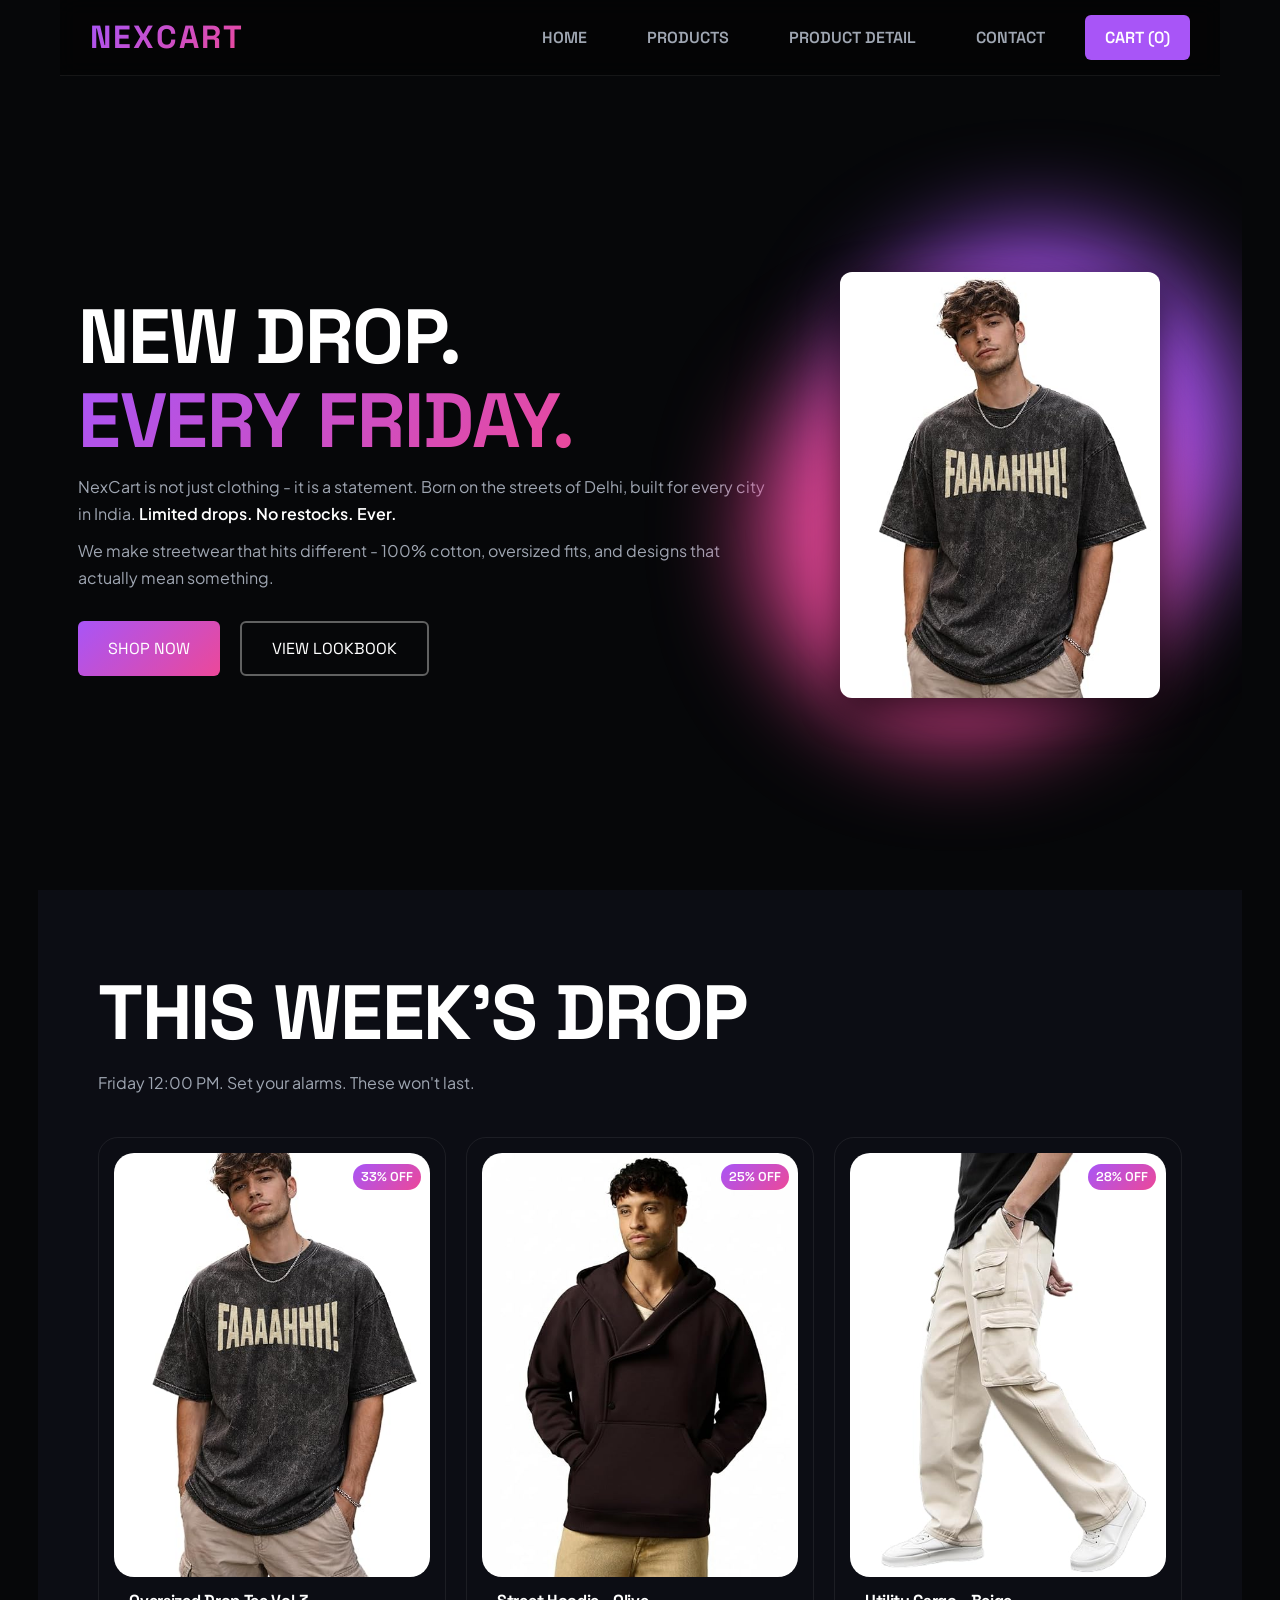
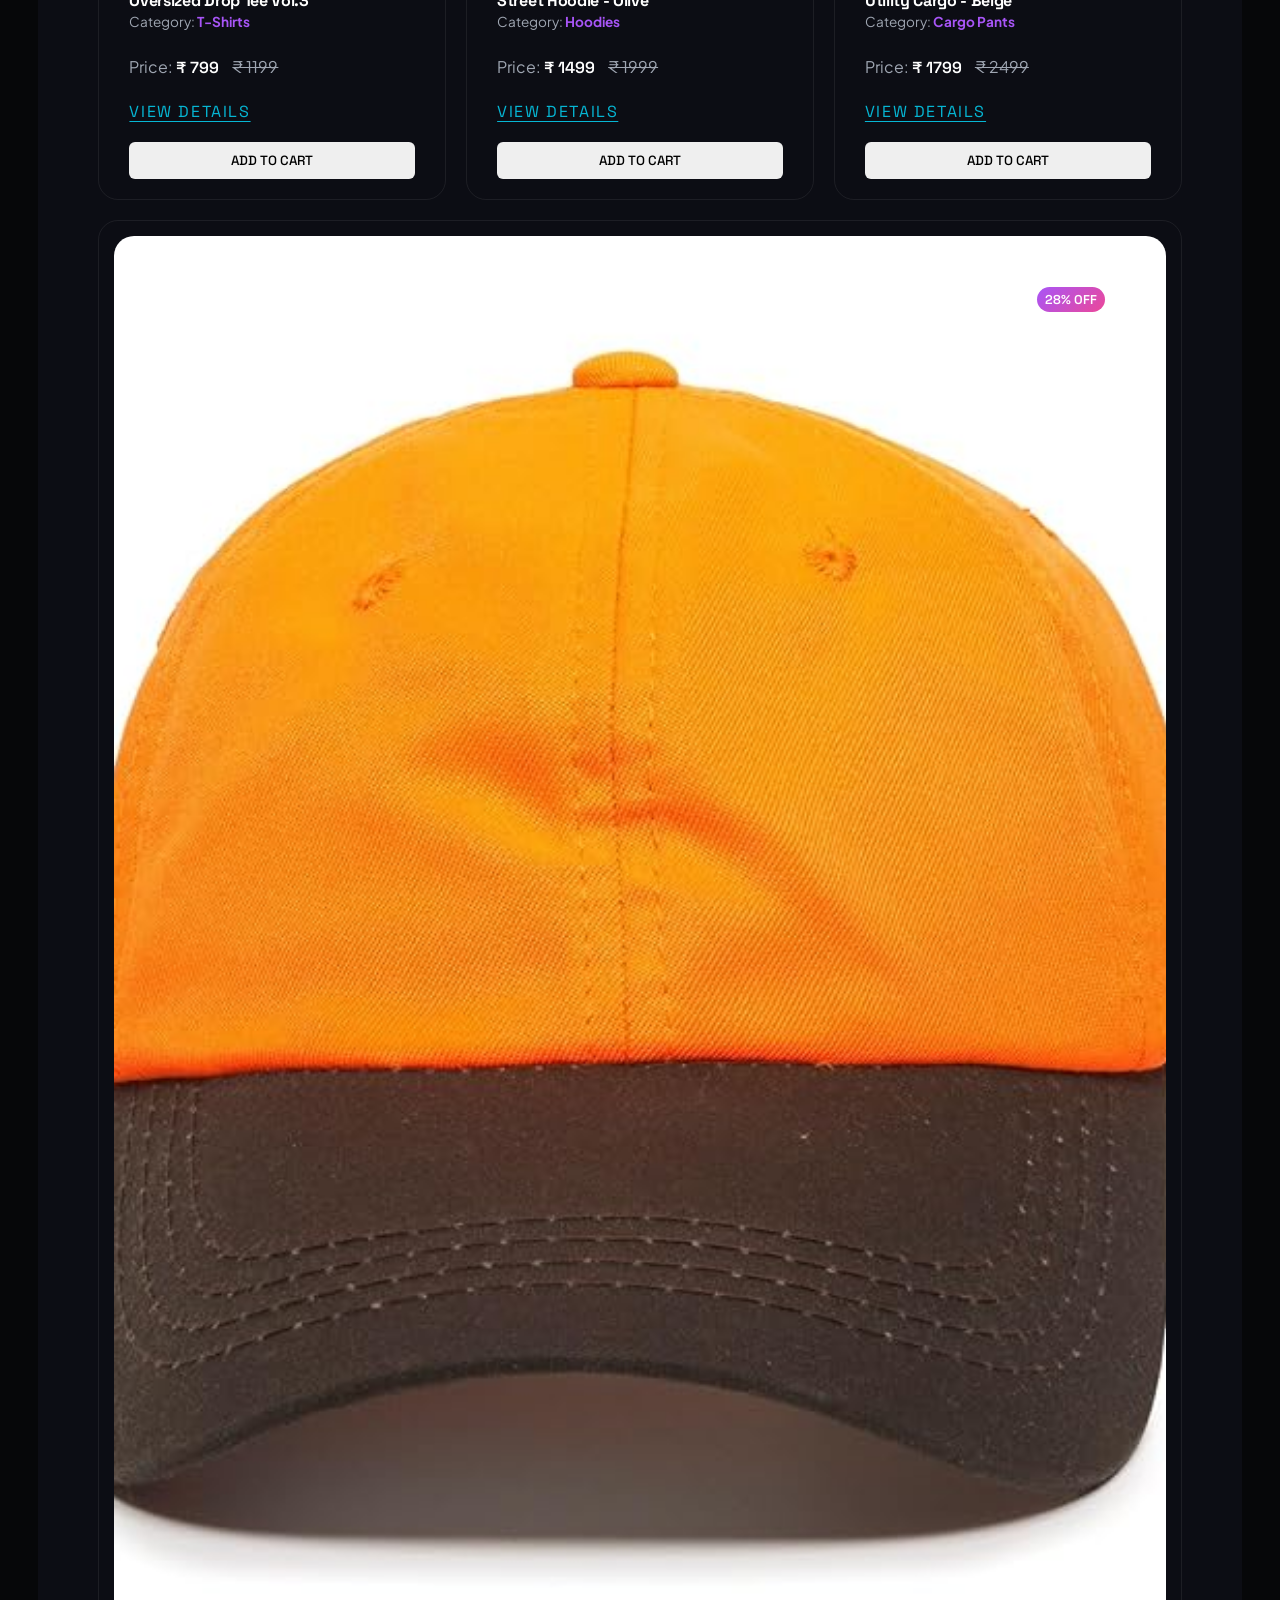
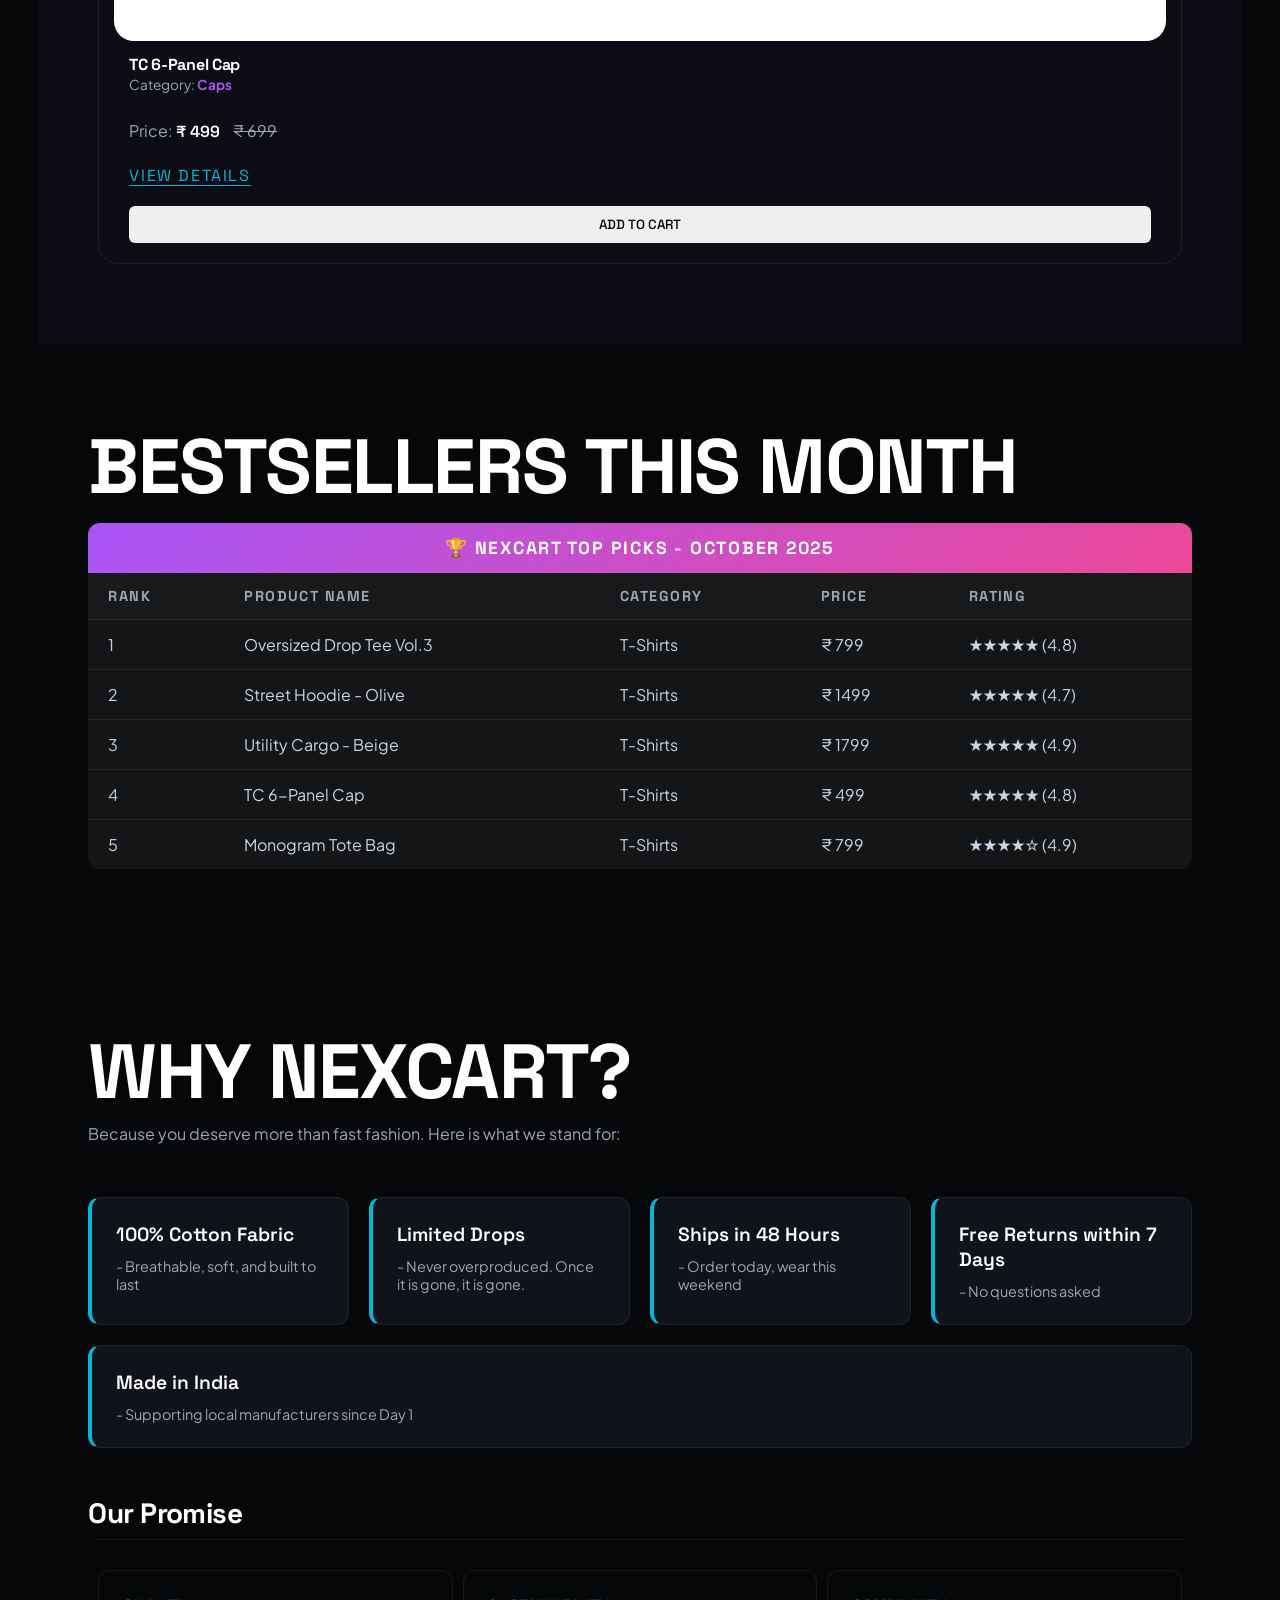
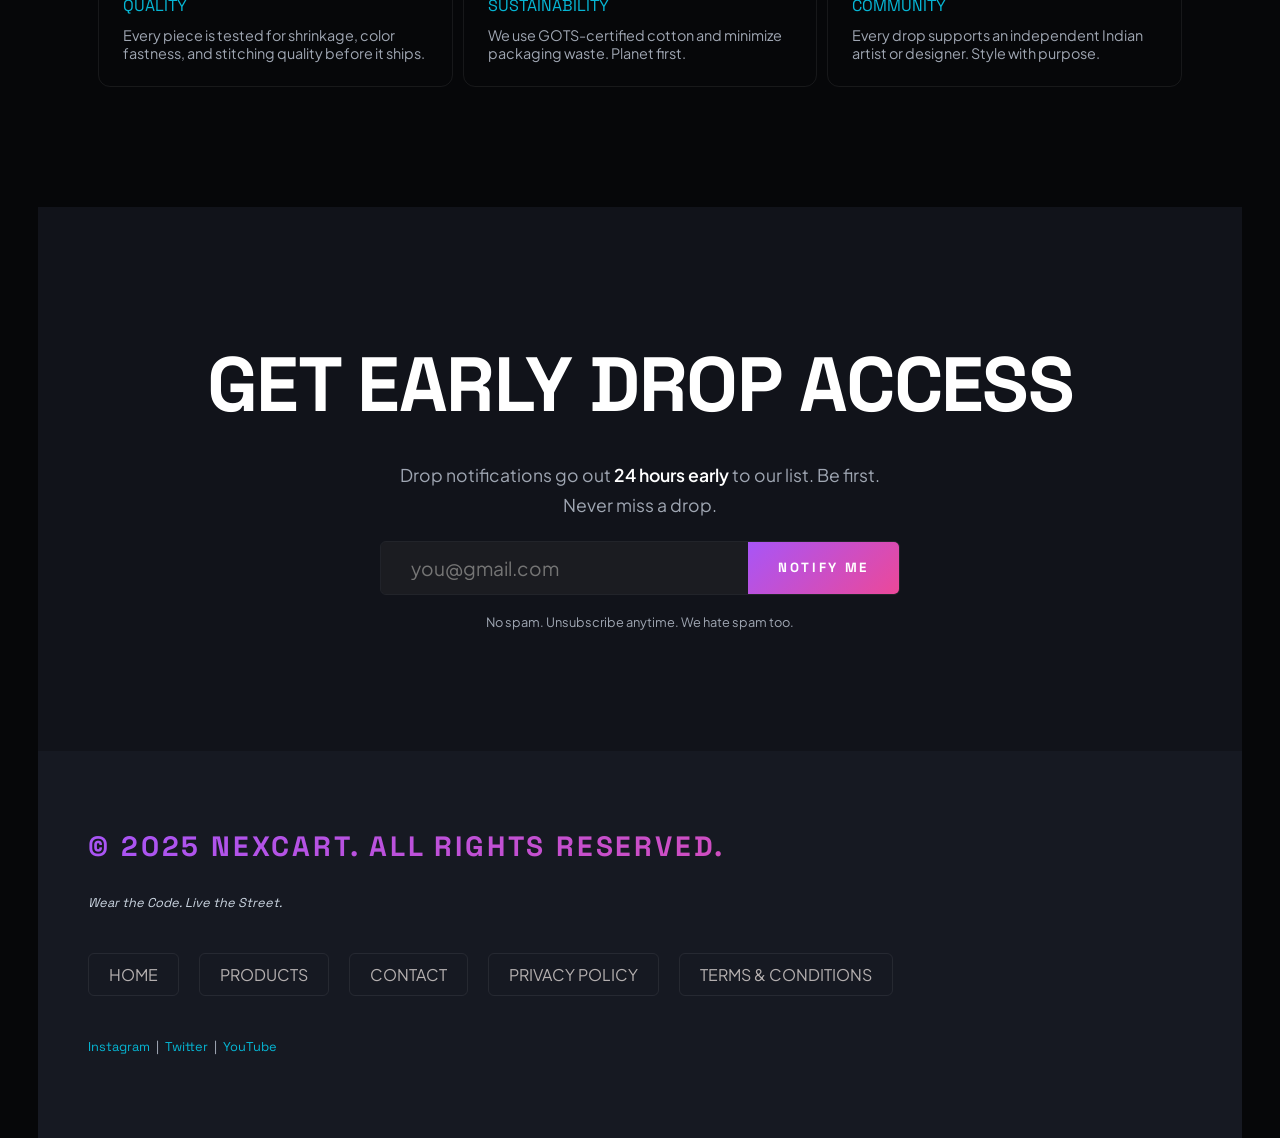
<file: index.html>
<!DOCTYPE html>
<html lang="en">

<head>
    <meta charset="UTF-8">
    <meta name="viewport" content="width=device-width, initial-scale=1.0">
    <title>NexCart - Wear the Code. Live the Street.</title>
    <link rel="stylesheet" href="style.css">
</head>

<body>

    <header>
        <h1>NexCart</h1>
        <nav>
            <ul>
                <li><a href="index.html">Home</a></li>
                <li><a href="products.html">Products</a></li>
                <li><a href="productDetail.html">Product Detail</a></li>
                <li><a href="contact.html">Contact</a></li>
                <li><a href="#">Cart (0)</a></li>
            </ul>
        </nav>
    </header>

    <main>
        <section id="hero">
            <div class="left-hero">
                <h2>New Drop. <br> <span id="gradient-text">Every Friday.</span></h2>
                <p>NexCart is not just clothing - it is a statement. Born on the streets of Delhi, built for every city
                    in
                    India. <strong>Limited drops. No restocks. Ever.</strong></p>
                <p>We make streetwear that hits different - 100% cotton, oversized fits, and designs that actually mean
                    something.</p>
                <div id="cta">
                    <a href="products.html" class="btn1">Shop Now</a>
                    <a href="products.html" class="btn2">View Lookbook</a>
                </div>
            </div>
            <div class="right-hero">
                <div class="glow orb1"></div>
                <div class="glow orb2"></div>
                <div class="right-hero-image">
                    <img src="product 1.jpg" alt="">
                </div>

            </div>
        </section>


        <section id="week-drop">
            <h2>This Week's Drop</h2>
            <p>Friday 12:00 PM. Set your alarms. These won't last.</p>

            <div class="cards">
                <article>
                    <figure>
                        <img src="product 1.jpg" alt="NexCart Oversized Drop Tee Vol.3 in Black">
                        <figcaption>Oversized Drop Tee Vol.3</figcaption>
                    </figure>

                    <h3>Oversized Drop Tee Vol.3</h3>
                    <p>Category: <span>T-Shirts</span></p>
                    <p>Price: <strong>&#8377; 799</strong> <s>&#8377; 1199</s> </p>
                    <p><mark>33% OFF</mark></p>

                    <a href="productDetail.html">View Details</a>
                    <button type="button">Add to Cart</button>

                </article>

                <article>
                    <figure>
                        <img src="product 2.jpg" alt="NexCart Street Hoodie in Olive Green">
                        <figcaption>Street Hoodie - Olive</figcaption>
                    </figure>

                    <h3>Street Hoodie - Olive</h3>
                    <p>Category: <span>Hoodies</span></p>
                    <p>Price: <strong>&#8377; 1499</strong> <s>&#8377; 1999</s></p>
                    <p><mark>25% OFF</mark></p>
                    <a href="productDetail.html">View Details</a>
                    <button type="button">Add to Cart</button>
                </article>

                <article>
                    <figure>
                        <img src="product 3.jpg" alt="NexCart Cargo Pants in Beige">
                        <figcaption>Utility Cargo - Beige</figcaption>
                    </figure>
                    <h3>Utility Cargo - Beige</h3>
                    <p>Category: <span>Cargo Pants</span></p>
                    <p>Price: <strong>&#8377; 1799</strong> <s>&#8377; 2499</s></p>
                    <p><mark>28% OFF</mark></p>
                    <a href="productDetail.html">View Details</a>
                    <button type="button">Add to Cart</button>

                </article>

                <article>
                    <figure>
                        <img src="product 4.jpg" alt="NexCart 6-Panel Cap in Black">
                        <figcaption>TC 6-Panel Cap</figcaption>
                    </figure>
                    <h3>TC 6-Panel Cap</h3>
                    <p>Category: <span>Caps</span></p>
                    <p>Price: <strong>&#8377; 499</strong> <s>&#8377; 699</s></p>
                    <p><mark>28% OFF</mark></p>
                    <a href="productDetail.html">View Details</a>
                    <button type="button">Add to Cart</button>
                </article>
            </div>

        </section>

        <section class="best-sellers" id="best-sellers-month">
            <h2>Bestsellers This Month</h2>
            <div class="table-scroll">
                <table>
                    <tr>
                        <th colspan="5">&#127942; NexCart Top Picks - October 2025</th>
                    </tr>
                    <tr>
                        <th>Rank</th>
                        <th>Product Name</th>
                        <th>Category</th>
                        <th>Price</th>
                        <th>Rating</th>
                    </tr>
                    <tr>
                        <td>1</td>
                        <td>Oversized Drop Tee Vol.3</td>
                        <td>T-Shirts</td>
                        <td>&#8377; 799</td>
                        <td>&#9733;&#9733;&#9733;&#9733;&#9733; (4.8)</td>
                    </tr>
                    <tr>
                        <td>2</td>
                        <td>Street Hoodie - Olive</td>
                        <td>T-Shirts</td>
                        <td>&#8377; 1499</td>
                        <td>&#9733;&#9733;&#9733;&#9733;&#9733; (4.7)</td>
                    </tr>
                    <tr>
                        <td>3</td>
                        <td>Utility Cargo - Beige</td>
                        <td>T-Shirts</td>
                        <td>&#8377; 1799</td>
                        <td>&#9733;&#9733;&#9733;&#9733;&#9733; (4.9)</td>
                    </tr>
                    <tr nishant="hii">
                        <td>4</td>
                        <td>TC 6-Panel Cap</td>
                        <td>T-Shirts</td>
                        <td>&#8377; 499</td>
                        <td>&#9733;&#9733;&#9733;&#9733;&#9733; (4.8)</td>
                    </tr>
                    <tr>
                        <td>5</td>
                        <td>Monogram Tote Bag</td>
                        <td>T-Shirts</td>
                        <td>&#8377; 799</td>
                        <td>&#9733;&#9733;&#9733;&#9733;&#9734; (4.9)</td>
                    </tr>
                </table>
            </div>
        </section>


        <section id="why-NexCart">

            <h2>Why NexCart?</h2>
            <p>Because you deserve more than fast fashion. Here is what we stand for:</p>
            <ul>
                <li><strong>100% Cotton Fabric </strong>- Breathable, soft, and built to last</li>
                <li><strong>Limited Drops </strong>- Never overproduced. Once it is gone, it is gone.</li>
                <li><strong>Ships in 48 Hours</strong> - Order today, wear this weekend</li>
                <li><strong>Free Returns within 7 Days </strong>- No questions asked</li>
                <li><strong>Made in India </strong>- Supporting local manufacturers since Day 1</li>
            </ul>

            <h3>Our Promise</h3>

            <dl>
                <section>
                    <dt>Quality</dt>
                    <dd>Every piece is tested for shrinkage, color fastness, and stitching quality before it ships.</dd>
                </section>
                <section>
                    <dt>Sustainability</dt>
                    <dd>We use GOTS-certified cotton and minimize packaging waste. Planet first.</dd>
                </section>
                <section>
                    <dt>Community</dt>
                    <dd>Every drop supports an independent Indian artist or designer. Style with purpose.</dd>
                </section>
            </dl>
        </section>


        <section id="get-early">
            <h2>Get Early Drop Access</h2>
            <p>Drop notifications go out <strong>24 hours early</strong> to our list. Be first. Never miss a drop.</p>
            <form action="">
                <!-- <label for="email">Your Email:</label> -->
                <input type="email" id="email" name="email" placeholder="you@gmail.com" required>
                <button type="submit">Notify Me</button>
            </form>
            <br>
            <small>No spam. Unsubscribe anytime. We hate spam too.</small>
        </section>
    </main>


    <footer id="footer">
        <h3>&copy; 2025 NexCart. All rights reserved.</h3>
        <p><em>Wear the Code. Live the Street.</em></p>
        <nav>
            <ul>
                <li><a href="index.html">Home</a></li>
                <li><a href="products.html">Products</a></li>
                <li><a href="contact.html">Contact</a></li>
                <li><a href="#">Privacy Policy</a></li>
                <li><a href="#">Terms &amp; Conditions</a></li>
            </ul>
        </nav>

        <p>
            <a href="https://instagram.com" target="_blank">Instagram</a>
            &nbsp;|&nbsp;
            <a href="https://twitter.com" target="_blank">Twitter</a>
            &nbsp;|&nbsp;
            <a href="https://youtube.com" target="_blank">YouTube</a>
        </p>
    </footer>

</body>

</html>
</file>
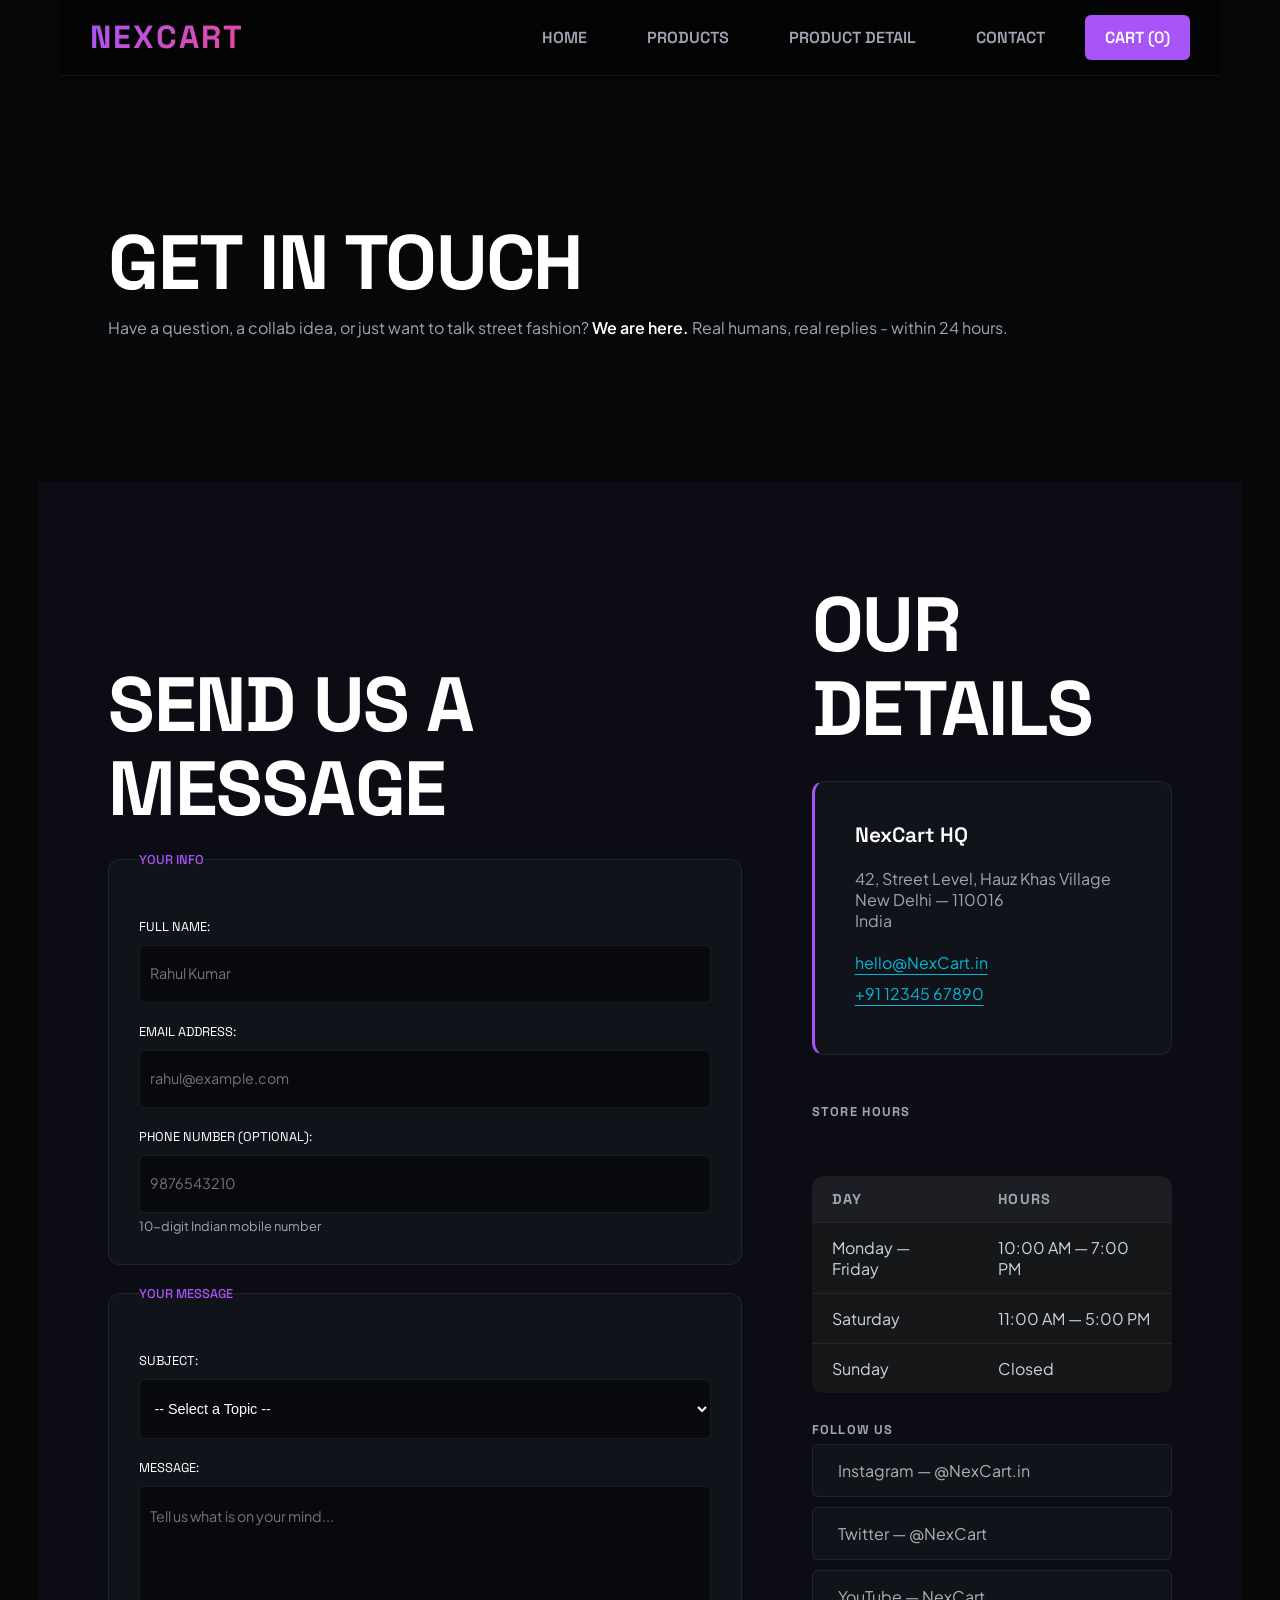
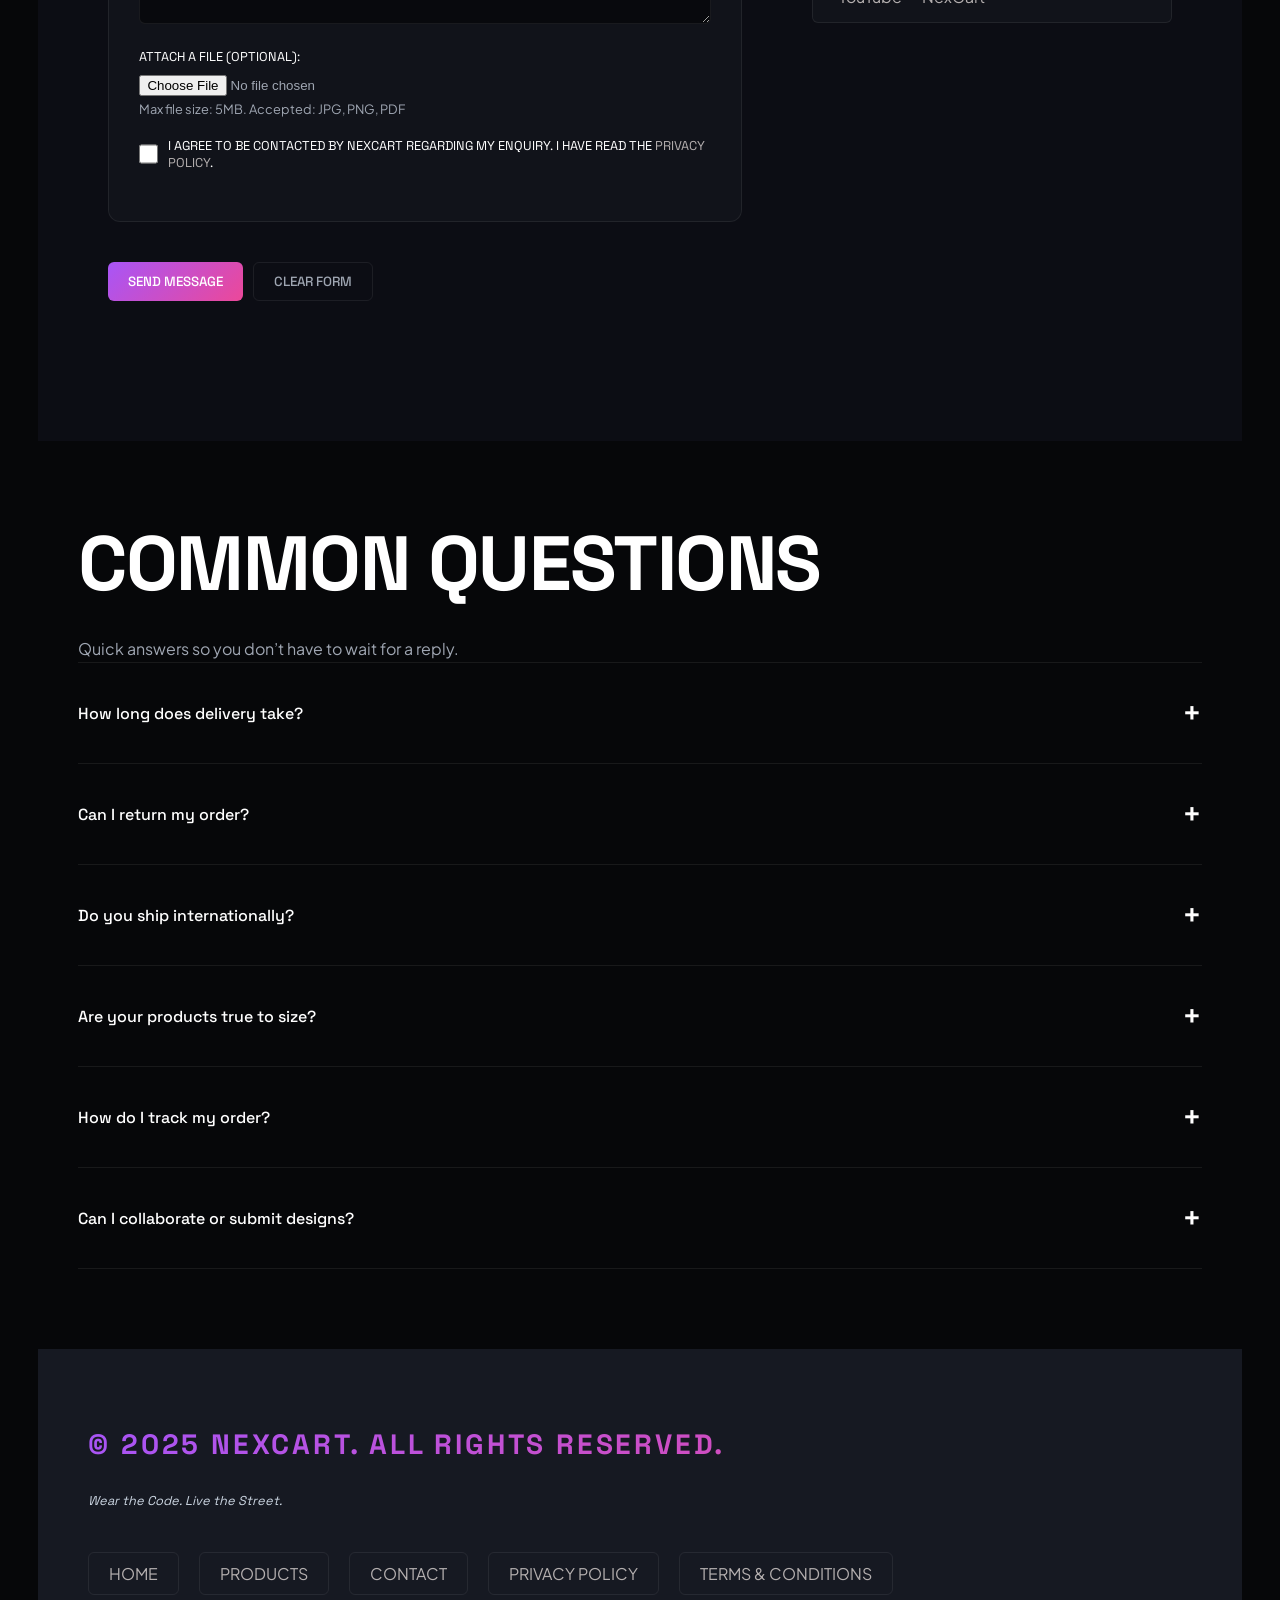
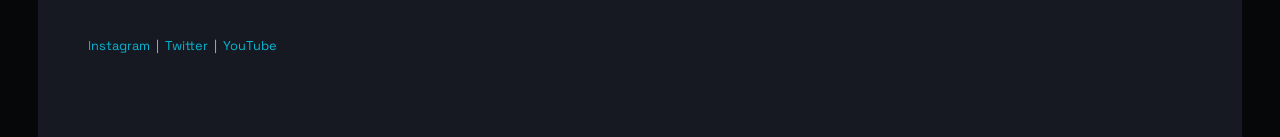
<file: contact.html>
<!DOCTYPE html>
<html lang="en">

<head>
    <meta charset="UTF-8">
    <meta name="viewport" content="width=device-width, initial-scale=1.0">
    <title>Contact - NexCart</title>
    <link rel="stylesheet" href="style.css">
</head>

<body>
    <header>
        <h1>NexCart</h1>
        <nav>
            <ul>
                <li><a href="index.html">Home</a></li>
                <li><a href="products.html">Products</a></li>
                <li><a href="productDetail.html">Product Detail</a></li>
                <li><a href="contact.html">Contact</a></li>
                <li><a href="#">Cart (0)</a></li>
            </ul>
        </nav>
    </header>

    <main>
        <section class="get-in-touch">
            <h2>Get In Touch</h2>
            <p>Have a question, a collab idea, or just want to talk street fashion? <strong>We are here.</strong> Real
                humans, real replies - within 24 hours.</p>
        </section>


        <div class="details">
            <section class="send-us-message">
                <h2>Send Us a Message</h2>

                <form action="">

                    <fieldset>
                        <legend>Your Info</legend>

                        <label for="fullname">Full Name:</label>
                        <input type="text" id="fullname" name="fullname" placeholder="Rahul Kumar" required
                            minlength="2" maxlength="60">

                        <label for="email">Email Address:</label>
                        <input type="email" id="email" name="email" placeholder="rahul@example.com" required>

                        <label for="phone">Phone Number (optional):</label>
                        <input type="tel" id="phone" name="phone" placeholder="9876543210">
                        <small>10-digit Indian mobile number</small>
                    </fieldset>


                    <fieldset>
                        <legend>Your Message</legend>

                        <label for="subject">Subject:</label>
                        <select id="subject" name="subject" required>
                            <option value="">-- Select a Topic --</option>
                            <option value="order-issue">Order Issue</option>
                            <option value="return-refund">Return / Refund</option>
                            <option value="collaboration">Collaboration / Partnership</option>
                            <option value="wholesale">Wholesale Enquiry</option>
                            <option value="general">General Query</option>
                        </select>

                        <label for="message">Message:</label>
                        <textarea id="message" name="message" rows="6" cols="50"
                            placeholder="Tell us what is on your mind..." required minlength="20"></textarea>

                        <label for="attachment">Attach a File (optional):</label>
                        <input type="file" id="attachment" name="attachment">
                        <small>Max file size: 5MB. Accepted: JPG, PNG, PDF</small>


                        <div class="consent">
                            <input type="checkbox" id="consent" name="consent" required>
                            <label for="consent">
                                I agree to be contacted by NexCart regarding my enquiry.
                                I have read the <a href="#">Privacy Policy</a>.
                            </label>
                        </div>
                    </fieldset>


                    <div class="contact-btns">
                        <button type="submit">Send Message</button>
                        <button type="reset">Clear Form</button>
                    </div>

                </form>
            </section>


            <section class="our-details">
                <h2>Our Details</h2>

                <address>
                    <strong>NexCart HQ</strong> <br>
                    42, Street Level, Hauz Khas Village <br>
                    New Delhi — 110016 <br>
                    India
                    <br><br>
                    <a href="mailto:hello@NexCart.in">hello@NexCart.in</a>
                    <br>
                    <a href="tel:+911234567890">+91 12345 67890</a>
                </address>

                <div>
                    <h3>Store Hours</h3>
                    <div class="table-scroll">
                        <table>
                            <tr>
                                <th>Day</th>
                                <th>Hours</th>
                            </tr>
                            <tr>
                                <td>Monday — Friday</td>
                                <td>10:00 AM — 7:00 PM</td>
                            </tr>
                            <tr>
                                <td>Saturday</td>
                                <td>11:00 AM — 5:00 PM</td>
                            </tr>
                            <tr>
                                <td>Sunday</td>
                                <td>Closed</td>
                            </tr>
                        </table>
                    </div>
                </div>

                <div>
                    <h3>Follow Us</h3>
                    <ul>
                        <li><a href="https://instagram.com" target="_blank">Instagram &mdash; @NexCart.in</a></li>
                        <li><a href="https://twitter.com" target="_blank">Twitter &mdash; @NexCart</a></li>
                        <li><a href="https://youtube.com" target="_blank">YouTube &mdash; NexCart</a></li>
                    </ul>
                </div>
            </section>
        </div>


        <section class="common-questions">

            <h2>Common Questions</h2>
            <p>Quick answers so you don&rsquo;t have to wait for a reply.</p>

            <details>
                <summary>How long does delivery take?</summary>
                <p>
                    We ship within <strong>48 hours</strong> of order confirmation.
                    Standard delivery takes <strong>3&mdash;5 business days</strong> across India.
                    Express delivery (1&mdash;2 days) is available at checkout for select pin codes.
                </p>
            </details>

            <details>
                <summary>Can I return my order?</summary>
                <p>
                    Yes! We offer <strong>free returns within 7 days</strong> of delivery.
                    The item must be unworn, unwashed, and in its original packaging with all tags attached.
                    Initiate your return from the Orders section of your account.
                </p>
            </details>

            <details>
                <summary>Do you ship internationally?</summary>
                <p>
                    Not yet &mdash; but we&rsquo;re working on it.
                    International shipping is planned for early 2026.
                    Sign up for our newsletter to get notified first.
                </p>
            </details>

            <details>
                <summary>Are your products true to size?</summary>
                <p>
                    NexCart tees and hoodies are <strong>oversized by design</strong>.
                    If you prefer a more fitted look, we recommend sizing down.
                    Check the <a href="product.html#size-chart">Size Guide</a> on any product page for exact
                    measurements.
                </p>
            </details>

            <details>
                <summary>How do I track my order?</summary>
                <p>
                    Once your order ships, you will receive a tracking link via SMS and email.
                    You can also track your order by entering your order ID on our
                    <a href="#">Order Tracking page</a>.
                </p>
            </details>

            <details>
                <summary>Can I collaborate or submit designs?</summary>
                <p>
                    Absolutely. NexCart works with independent Indian artists on every drop.
                    If you have a design concept or want to collab, reach out via the form above
                    and select <strong>&ldquo;Collaboration / Partnership&rdquo;</strong> as the subject.
                    We read every single message.
                </p>
            </details>

        </section>
    </main>

    <footer id="footer">
        <h3>&copy; 2025 NexCart. All rights reserved.</h3>
        <p><em>Wear the Code. Live the Street.</em></p>
        <nav>
            <ul>
                <li><a href="index.html">Home</a></li>
                <li><a href="products.html">Products</a></li>
                <li><a href="contact.html">Contact</a></li>
                <li><a href="#">Privacy Policy</a></li>
                <li><a href="#">Terms &amp; Conditions</a></li>
            </ul>
        </nav>

        <p>
            <a href="https://instagram.com" target="_blank">Instagram</a>
            &nbsp;|&nbsp;
            <a href="https://twitter.com" target="_blank">Twitter</a>
            &nbsp;|&nbsp;
            <a href="https://youtube.com" target="_blank">YouTube</a>
        </p>
    </footer>


</body>

</html>
</file>
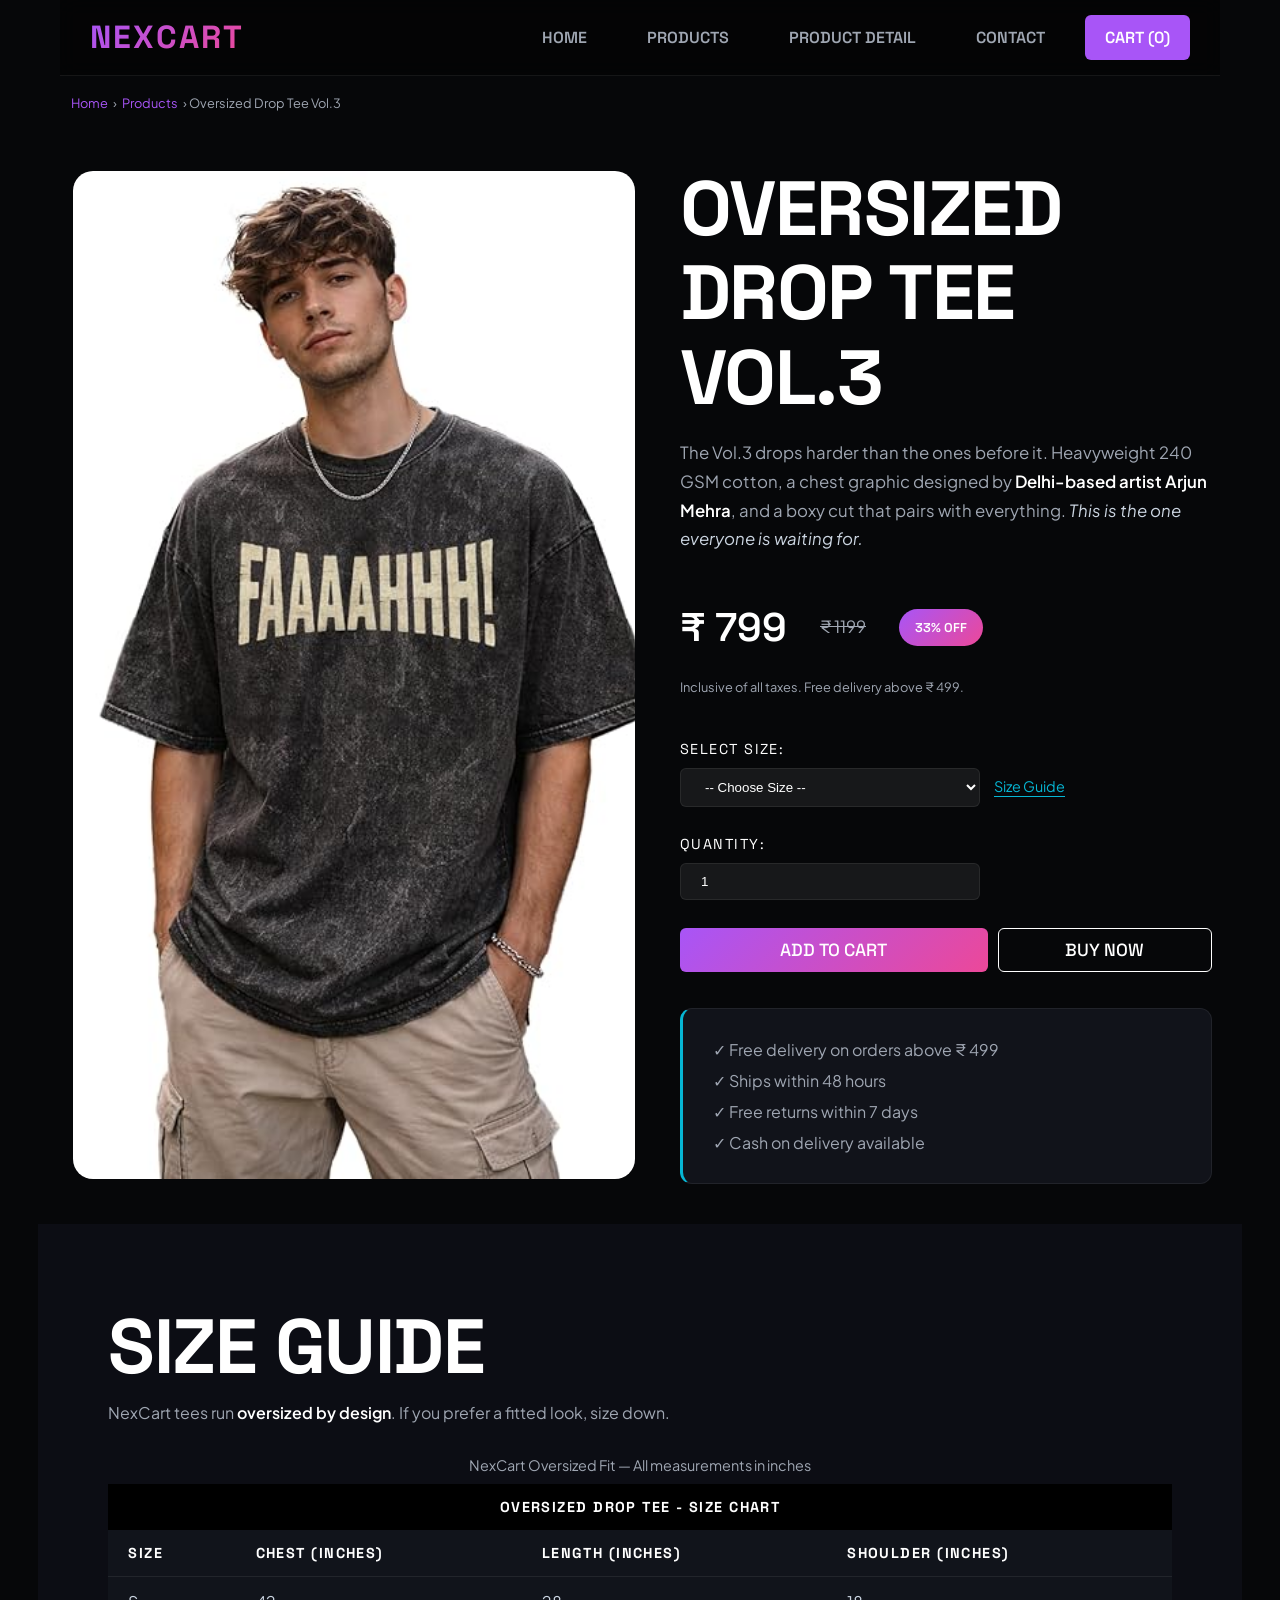
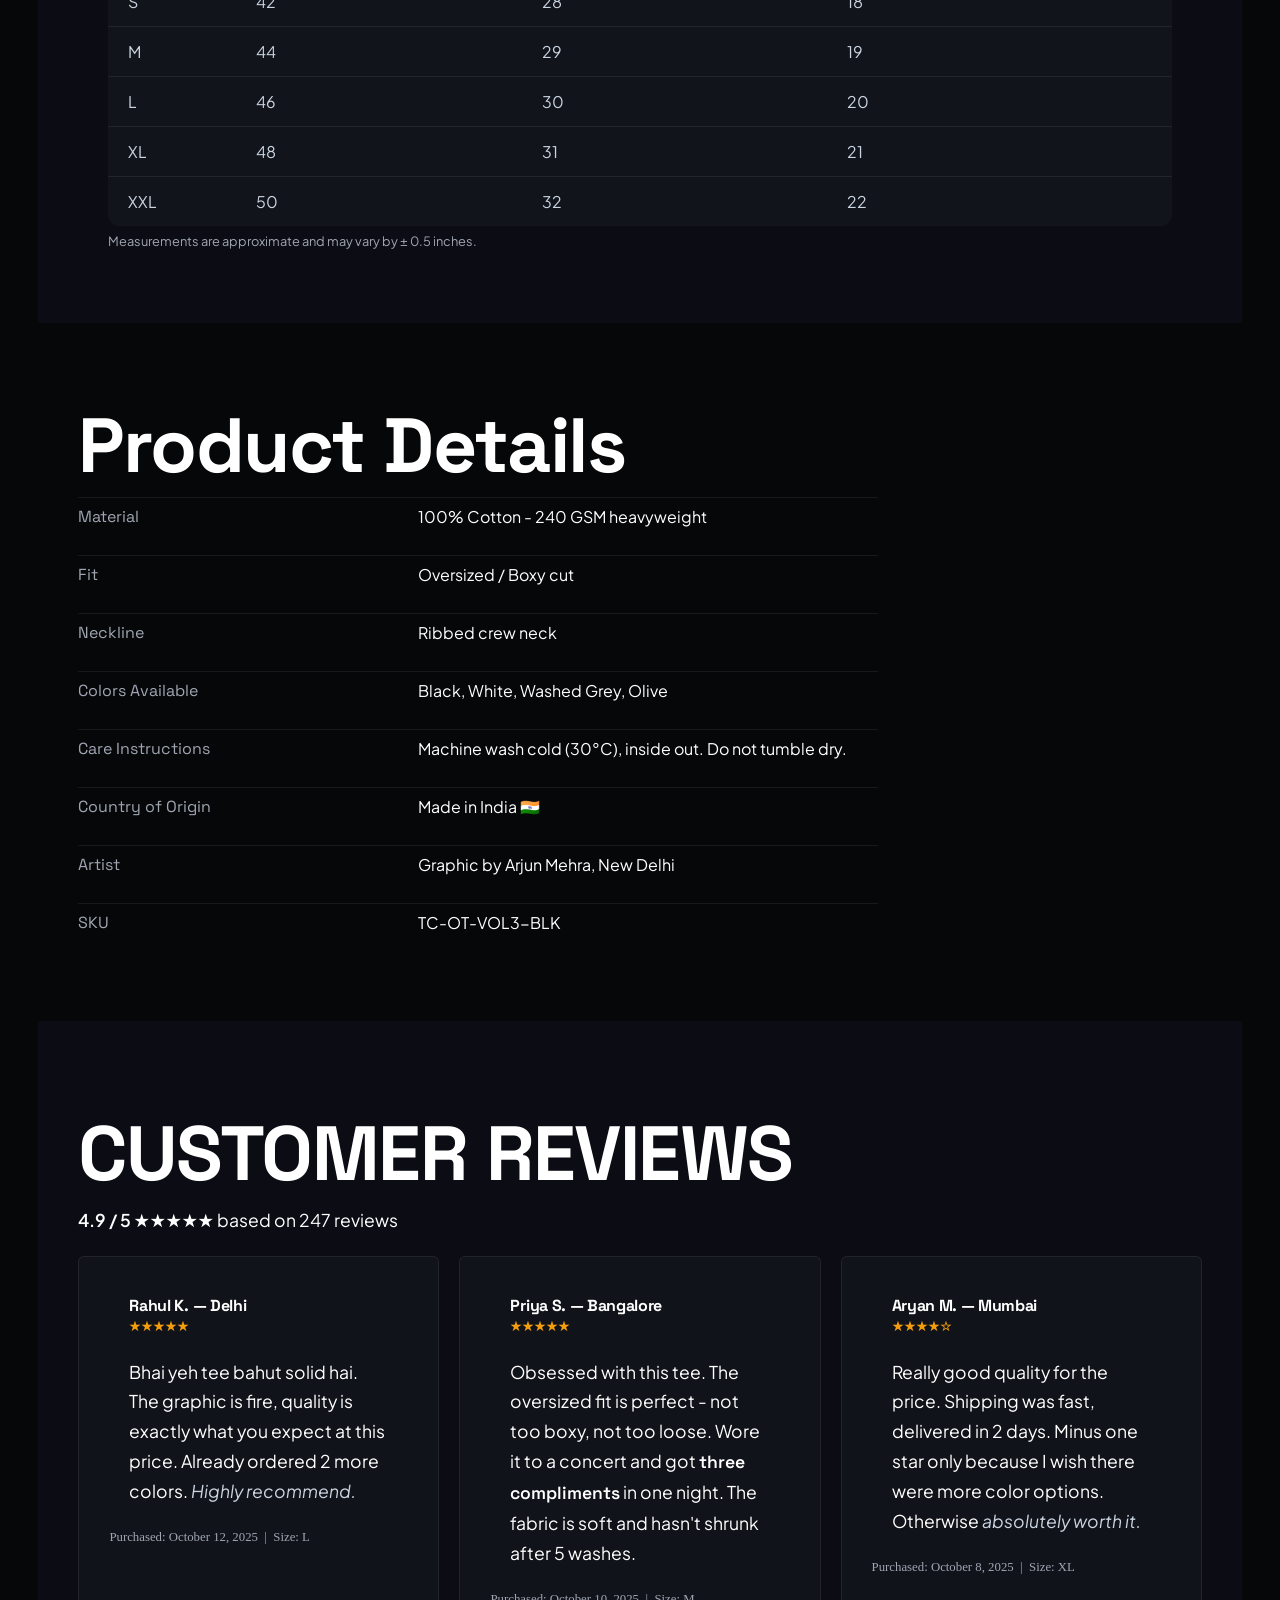
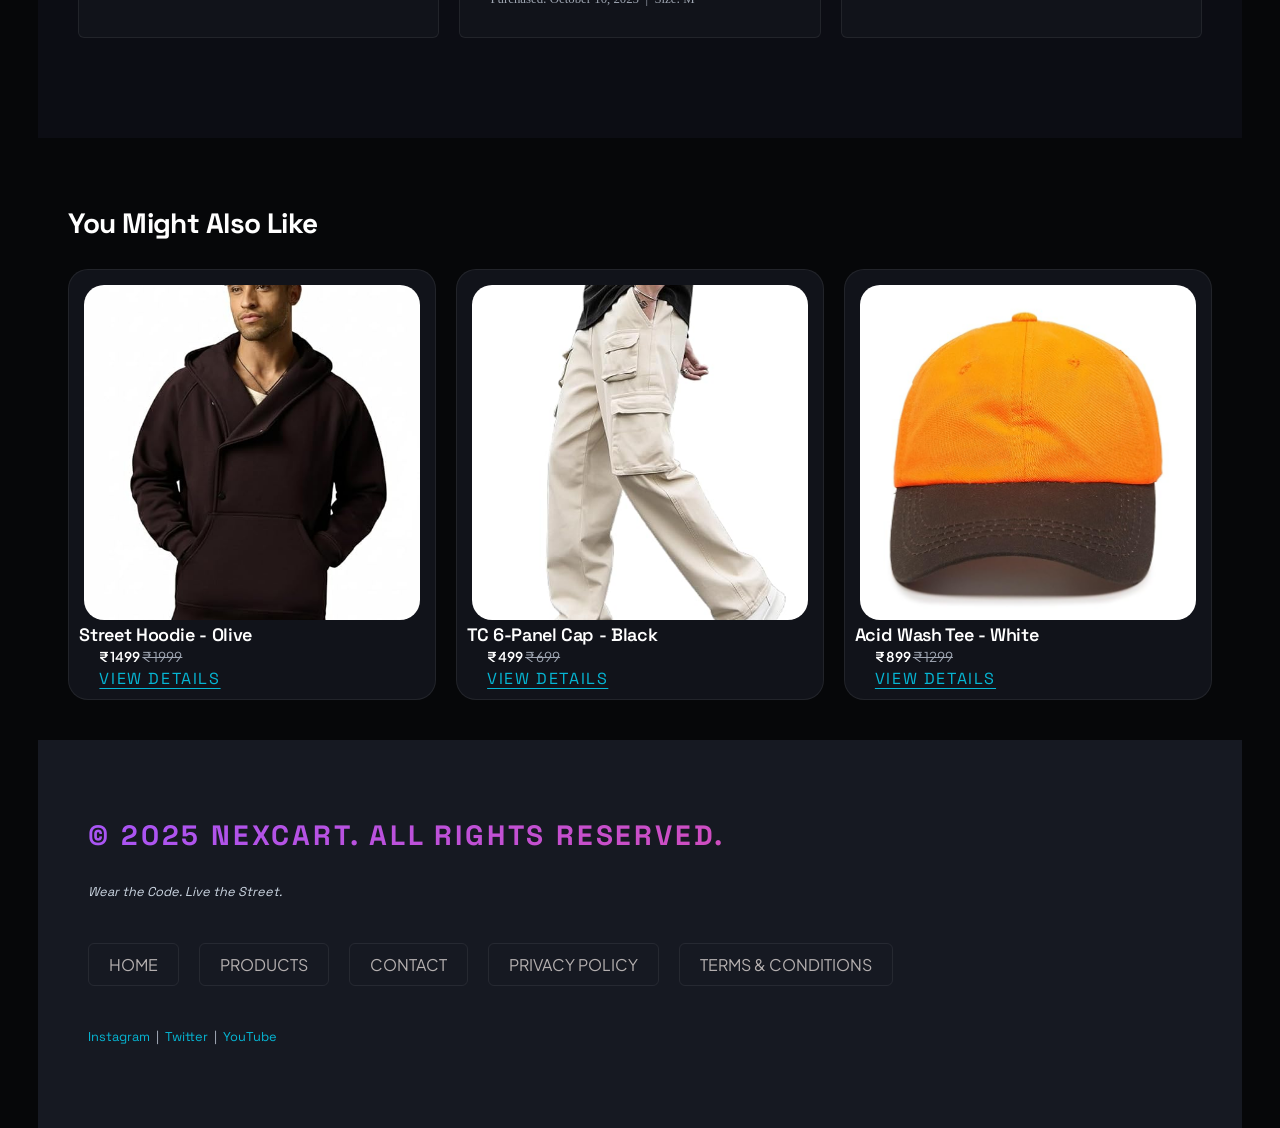
<file: productDetail.html>
<!DOCTYPE html>
<html lang="en">

<head>
    <meta charset="UTF-8">
    <meta name="viewport" content="width=device-width, initial-scale=1.0">
    <title>Contact - NexCart</title>
    <link rel="stylesheet" href="style.css">
</head>

<body>
    <header>
        <h1>NexCart</h1>
        <nav>
            <ul>
                <li><a href="index.html">Home</a></li>
                <li><a href="products.html">Products</a></li>
                <li><a href="productDetail.html">Product Detail</a></li>
                <li><a href="contact.html">Contact</a></li>
                <li><a href="#">Cart (0)</a></li>
            </ul>
        </nav>
    </header>

    <main>
        <nav aria-label="breadcrumb">
            <a href="index.html">Home</a>
            &rsaquo;
            <a href="products.html">Products</a>
            &rsaquo;
            Oversized Drop Tee Vol.3
        </nav>

        <section id="product-detail">
            <figure>
                <img src="product 1.jpg" alt="NexCart Oversized Drop Tee Vol.3 - front view, black colorway">
                <figcaption>Oversized Drop Tee Vol.3 - Black Colorway</figcaption>
            </figure>

            <div class="product-detail-left">
                <h2>Oversized Drop Tee Vol.3</h2>
                <p>
                    The Vol.3 drops harder than the ones before it. Heavyweight 240 GSM cotton,
                    a chest graphic designed by <strong>Delhi-based artist Arjun Mehra</strong>,
                    and a boxy cut that pairs with everything.
                    <em>This is the one everyone is waiting for.</em>
                </p>

                <p>
                    <strong>&#8377; 799</strong>
                    &nbsp;
                    <s>&#8377; 1199</s>
                    &nbsp;
                    <mark>33% OFF</mark>
                </p>

                <p><small>Inclusive of all taxes. Free delivery above &#8377; 499.</small></p>

                <label for="size-select">Select Size:</label>
                <select id="size-select" name="size">
                    <option value="">-- Choose Size --</option>
                    <option value="S">S</option>
                    <option value="M">M</option>
                    <option value="L">L</option>
                    <option value="XL">XL</option>
                    <option value="XXL">XXL</option>
                </select>
                <a href="#size-chart">Size Guide</a>

                <br><br>

                <label for="quantity">Quantity:</label>
                <input type="number" id="quantity" name="quantity" value="1" min="1" max="10">

                <br><br>

                <div class="product-detail-btns">
                    <button type="button">Add to Cart</button>
                    <button type="button">Buy Now</button>
                </div>

                <br><br>

                <ul>
                    <li>&#10003; Free delivery on orders above &#8377; 499</li>
                    <li>&#10003; Ships within 48 hours</li>
                    <li>&#10003; Free returns within 7 days</li>
                    <li>&#10003; Cash on delivery available</li>
                </ul>
            </div>
        </section>


        <section id="size-chart" class="best-sellers">
            <h2>Size Guide</h2>
            <p>NexCart tees run <strong>oversized by design</strong>. If you prefer a fitted look, size down.</p>
            <div class="table-scroll">
                <table>
                    <caption>NexCart Oversized Fit &mdash; All measurements in inches</caption>
                    <tr>
                        <th colspan="4">Oversized Drop Tee - Size Chart</th>
                    </tr>
                    <tr>
                        <th>Size</th>
                        <th>Chest (inches)</th>
                        <th>Length (inches)</th>
                        <th>Shoulder (inches)</th>
                    </tr>
                    <tr>
                        <td>S</td>
                        <td>42</td>
                        <td>28</td>
                        <td>18</td>
                    </tr>
                    <tr>
                        <td>M</td>
                        <td>44</td>
                        <td>29</td>
                        <td>19</td>
                    </tr>
                    <tr>
                        <td>L</td>
                        <td>46</td>
                        <td>30</td>
                        <td>20</td>
                    </tr>
                    <tr>
                        <td>XL</td>
                        <td>48</td>
                        <td>31</td>
                        <td>21</td>
                    </tr>
                    <tr>
                        <td>XXL</td>
                        <td>50</td>
                        <td>32</td>
                        <td>22</td>
                    </tr>
                </table>
            </div>
            <p><small>Measurements are approximate and may vary by &#177; 0.5 inches.</small></p>
        </section>

        <section id="product-details">
            <h2>Product Details</h2>
            <dl>
                <div>
                    <dt>Material</dt>
                    <dd>100% Cotton - 240 GSM heavyweight</dd>
                </div>

                <div>
                    <dt>Fit</dt>
                    <dd>Oversized / Boxy cut</dd>
                </div>

                <div>
                    <dt>Neckline</dt>
                    <dd>Ribbed crew neck</dd>
                </div>

                <div>
                    <dt>Colors Available</dt>
                    <dd>Black, White, Washed Grey, Olive</dd>
                </div>

                <div>
                    <dt>Care Instructions</dt>
                    <dd>Machine wash cold (30&deg;C), inside out. Do not tumble dry.</dd>
                </div>

                <div>
                    <dt>Country of Origin</dt>
                    <dd>Made in India &#127470;&#127475;</dd>
                </div>

                <div>
                    <dt>Artist</dt>
                    <dd>Graphic by Arjun Mehra, New Delhi</dd>
                </div>

                <div>
                    <dt>SKU</dt>
                    <dd>TC-OT-VOL3-BLK</dd>
                </div>
            </dl>
        </section>

        <section class="customer-reviews">
            <h2>Customer Reviews</h2>
            <p>
                <strong>4.9 / 5</strong>
                &#9733;&#9733;&#9733;&#9733;&#9733;
                based on 247 reviews
            </p>

            <div class="customer-reviews-details">
                <article>
                    <h3>Rahul K. &mdash; Delhi</h3>
                    <p>&#9733;&#9733;&#9733;&#9733;&#9733;</p>
                    <p>
                        Bhai yeh tee bahut solid hai. The graphic is fire, quality is exactly what
                        you expect at this price. Already ordered 2 more colors.
                        <em>Highly recommend.</em>
                    </p>
                    <small>Purchased: October 12, 2025 &nbsp;|&nbsp; Size: L</small>
                </article>

                <article>
                    <h3>Priya S. &mdash; Bangalore</h3>
                    <p>&#9733;&#9733;&#9733;&#9733;&#9733;</p>
                    <p>
                        Obsessed with this tee. The oversized fit is perfect - not too boxy,
                        not too loose. Wore it to a concert and got <strong>three compliments</strong> in one night.
                        The fabric is soft and hasn't shrunk after 5 washes.
                    </p>
                    <small>Purchased: October 10, 2025 &nbsp;|&nbsp; Size: M</small>
                </article>

                <article>
                    <h3>Aryan M. &mdash; Mumbai</h3>
                    <p>&#9733;&#9733;&#9733;&#9733;&#9734;</p>
                    <p>
                        Really good quality for the price. Shipping was fast, delivered in 2 days.
                        Minus one star only because I wish there were more color options.
                        Otherwise <em>absolutely worth it.</em>
                    </p>
                    <small>Purchased: October 8, 2025 &nbsp;|&nbsp; Size: XL</small>
                </article>
            </div>

        </section>

        <section class="might-also-like">
            <h3>You Might Also Like</h3>

            <div class="also-like-items">
                <article>
                    <figure>
                        <img src="product 2.jpg" alt="NexCart Street Hoodie in Olive">
                        <figcaption>Street Hoodie - Olive</figcaption>
                    </figure>
                    <h4>Street Hoodie - Olive</h4>
                    <p><strong>&#8377; 1499</strong> <s>&#8377; 1999</s></p>
                    <a href="productDetail.html">View Details</a>
                </article>

                <article>
                    <figure>
                        <img src="product 3.jpg" alt="NexCart TC 6-Panel Cap in Black">
                        <figcaption>TC 6-Panel Cap - Black</figcaption>
                    </figure>
                    <h4>TC 6-Panel Cap - Black</h4>
                    <p><strong>&#8377; 499</strong> <s>&#8377; 699</s></p>
                    <a href="productDetail.html">View Details</a>
                </article>

                <article>
                    <figure>
                        <img src="product 4.jpg" alt="NexCart Acid Wash Tee in White">
                        <figcaption>Acid Wash Tee - White</figcaption>
                    </figure>
                    <h4>Acid Wash Tee - White</h4>
                    <p><strong>&#8377; 899</strong> <s>&#8377; 1299</s></p>
                    <a href="productDetail.html">View Details</a>
                </article>
            </div>
        </section>
    </main>


    <footer id="footer">
        <h3>&copy; 2025 NexCart. All rights reserved.</h3>
        <p><em>Wear the Code. Live the Street.</em></p>
        <nav>
            <ul>
                <li><a href="index.html">Home</a></li>
                <li><a href="products.html">Products</a></li>
                <li><a href="contact.html">Contact</a></li>
                <li><a href="#">Privacy Policy</a></li>
                <li><a href="#">Terms &amp; Conditions</a></li>
            </ul>
        </nav>

        <p>
            <a href="https://instagram.com" target="_blank">Instagram</a>
            &nbsp;|&nbsp;
            <a href="https://twitter.com" target="_blank">Twitter</a>
            &nbsp;|&nbsp;
            <a href="https://youtube.com" target="_blank">YouTube</a>
        </p>
    </footer>

</body>

</html>
</file>
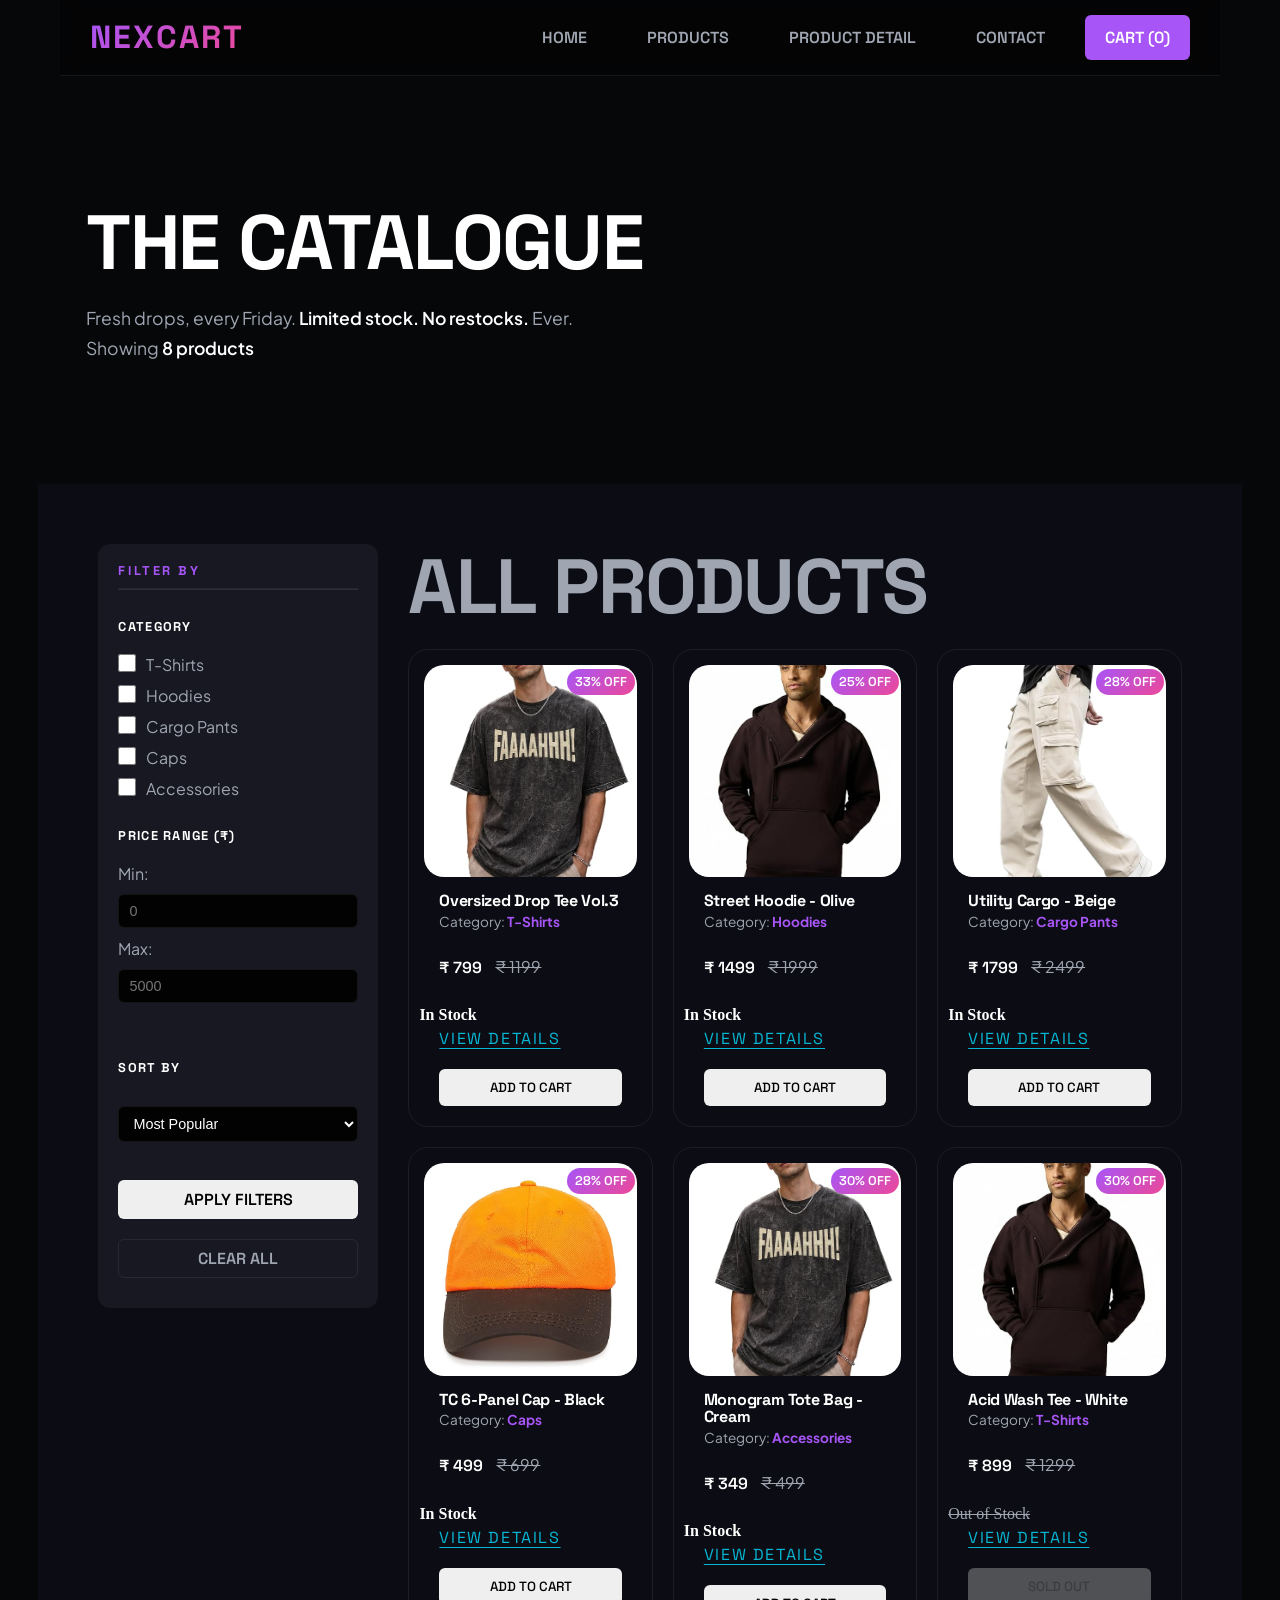
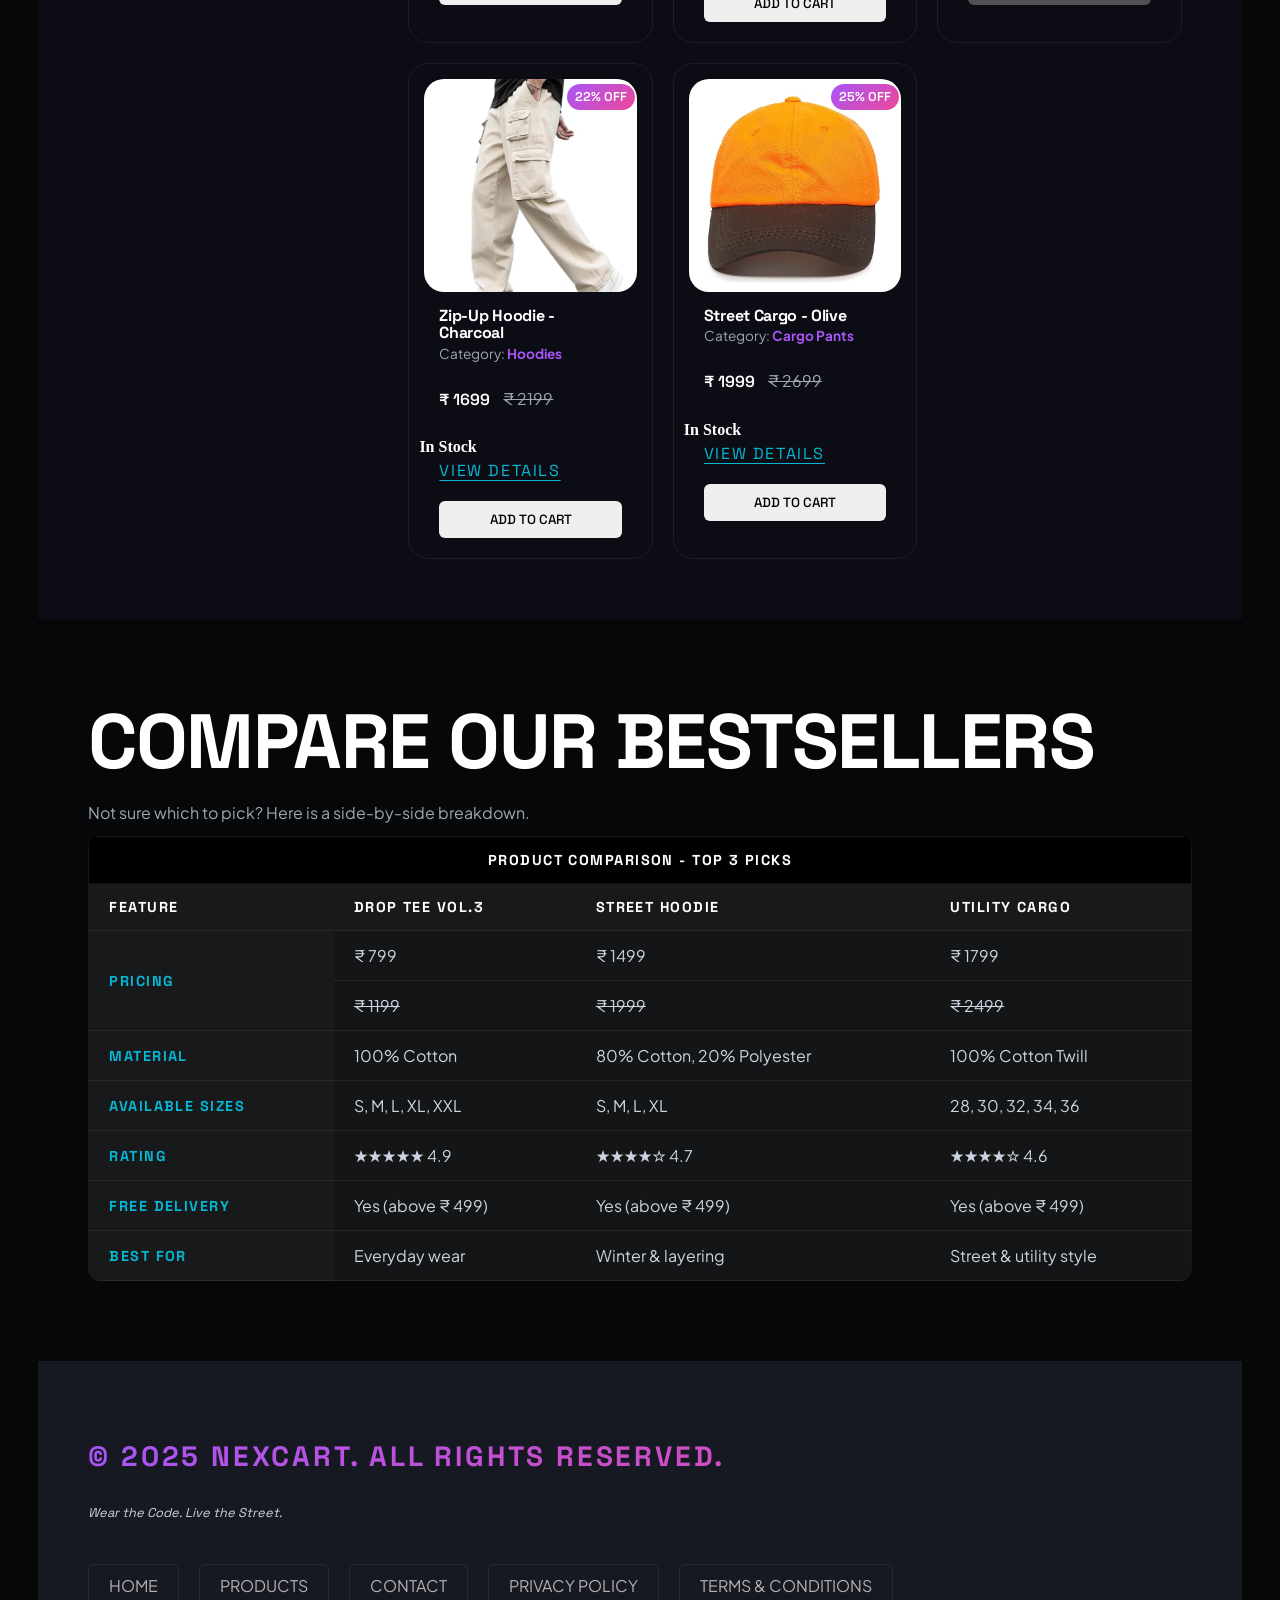
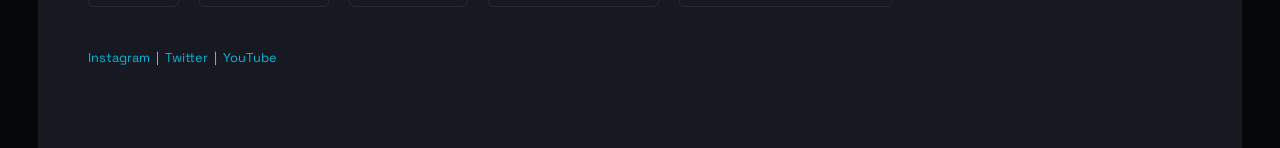
<file: products.html>
<!DOCTYPE html>
<html lang="en">

<head>
    <meta charset="UTF-8">
    <meta name="viewport" content="width=device-width, initial-scale=1.0">
    <title>NexCart - The Catalogue</title>

    <link rel="stylesheet" href="style.css">
</head>

<body>
    <header>
        <h1>NexCart</h1>
        <nav>
            <ul>
                <li><a href="index.html">Home</a></li>
                <li><a href="products.html">Products</a></li>
                <li><a href="productDetail.html">Product Detail</a></li>
                <li><a href="contact.html">Contact</a></li>
                <li><a href="#">Cart (0)</a></li>
            </ul>
        </nav>
    </header>


    <main>
        <section id="catalogue">
            <h2>The Catalogue</h2>
            <p>Fresh drops, every Friday. <strong>Limited stock. No restocks.</strong> Ever.</p>
            <p>Showing <strong>8 products</strong></p>
        </section>


        <div id="product-layout">
            <section id="sidebar">
                <h2>Filter By</h2>
                <hr>
                <h3>Category</h3>

                <ul>
                    <li>
                        <input type="checkbox" id="cat-tshirts" name="category" value="tshirts">
                        <label for="cat-tshirts">T-Shirts</label>
                    </li>
                    <li>
                        <input type="checkbox" id="cat-hoodies" name="category" value="hoodies">
                        <label for="cat-hoodies">Hoodies</label>
                    </li>
                    <li>
                        <input type="checkbox" id="cat-cargo" name="category" value="cargo">
                        <label for="cat-cargo">Cargo Pants</label>
                    </li>
                    <li>
                        <input type="checkbox" id="cat-caps" name="category" value="caps">
                        <label for="cat-caps">Caps</label>
                    </li>
                    <li>
                        <input type="checkbox" id="cat-accessories" name="category" value="accessories">
                        <label for="cat-accessories">Accessories</label>
                    </li>
                </ul>

                <h3>Price Range (&#8377;)</h3>

                <label for="price-min">Min:</label>
                <input type="number" id="price-min" name="price_min" placeholder="0" min="0">
                <br>
                <label for="price-max">Max:</label>
                <input type="number" id="price-max" name="price_max" placeholder="5000" min="0">
                <br><br>

                <h3>Sort By</h3>

                <select id="sort" name="sort">
                    <option value="popular">Most Popular</option>
                    <option value="price-low">Price: Low to High</option>
                    <option value="price-high">Price: High to Low</option>
                    <option value="newest">Newest First</option>
                </select>

                <br><br>

                <button type="button">Apply Filters</button>
                <button type="button">Clear All</button>
            </section>

            <section id="products">
                <h2>All Products</h2>
                <div class="grid">
                    <article>
                        <figure>
                            <img src="product 1.jpg" alt="NexCart Oversized Drop Tee Vol.3 in Black">
                            <figcaption>Oversized Drop Tee Vol.3</figcaption>
                        </figure>
                        <h3>Oversized Drop Tee Vol.3</h3>
                        <p>Category: <span>T-Shirts</span></p>
                        <p><strong>&#8377; 799</strong> <s>&#8377; 1199</s></p>
                        <p> <mark>33% OFF</mark></p>
                        <p><strong>In Stock</strong></p>
                        <a href="productDetail.html">View Details</a>
                        <button type="button">Add to Cart</button>
                    </article>

                    <article>
                        <figure>
                            <img src="product 2.jpg" alt="NexCart Street Hoodie in Olive Green">
                            <figcaption>Street Hoodie - Olive</figcaption>
                        </figure>
                        <h3>Street Hoodie - Olive</h3>
                        <p>Category: <span>Hoodies</span></p>
                        <p><strong>&#8377; 1499</strong> <s>&#8377; 1999</s></p>
                        <p> <mark>25% OFF</mark></p>
                        <p><strong>In Stock</strong></p>
                        <a href="productDetail.html">View Details</a>
                        <button type="button">Add to Cart</button>
                    </article>

                    <article>
                        <figure>
                            <img src="product 3.jpg" alt="NexCart Utility Cargo Pants in Beige">
                            <figcaption>Utility Cargo - Beige</figcaption>
                        </figure>
                        <h3>Utility Cargo - Beige</h3>
                        <p>Category: <span>Cargo Pants</span></p>
                        <p><strong>&#8377; 1799</strong> <s>&#8377; 2499</s></p>
                        <p> <mark>28% OFF</mark></p>
                        <p><strong>In Stock</strong></p>
                        <a href="productDetail.html">View Details</a>
                        <button type="button">Add to Cart</button>
                    </article>

                    <article>
                        <figure>
                            <img src="product 4.jpg" alt="NexCart 6-Panel Cap in Black">
                            <figcaption>TC 6-Panel Cap - Black</figcaption>
                        </figure>
                        <h3>TC 6-Panel Cap - Black</h3>
                        <p>Category: <span>Caps</span></p>
                        <p><strong>&#8377; 499</strong> <s>&#8377; 699</s></p>
                        <p> <mark>28% OFF</mark></p>
                        <p><strong>In Stock</strong></p>
                        <a href="productDetail.html">View Details</a>
                        <button type="button">Add to Cart</button>
                    </article>

                    <article>
                        <figure>
                            <img src="product 1.jpg" alt="NexCart Monogram Tote Bag in Cream">
                            <figcaption>Monogram Tote Bag - Cream</figcaption>
                        </figure>
                        <h3>Monogram Tote Bag - Cream</h3>
                        <p>Category: <span>Accessories</span></p>
                        <p><strong>&#8377; 349</strong> <s>&#8377; 499</s> </p>
                        <p><mark>30% OFF</mark></p>
                        <p><strong>In Stock</strong></p>
                        <a href="productDetail.html">View Details</a>
                        <button type="button">Add to Cart</button>
                    </article>

                    <article>
                        <figure>
                            <img src="product 2.jpg" alt="NexCart Acid Wash Tee in White">
                            <figcaption>Acid Wash Tee - White</figcaption>
                        </figure>
                        <h3>Acid Wash Tee - White</h3>
                        <p>Category: <span>T-Shirts</span></p>
                        <p><strong>&#8377; 899</strong> <s>&#8377; 1299</s> </p>
                        <p><mark>30% OFF</mark></p>
                        <p><s>Out of Stock</s></p>
                        <a href="productDetail.html">View Details</a>
                        <button id="sold" type="button" disabled>Sold Out</button>
                    </article>

                    <article>
                        <figure>
                            <img src="product 3.jpg" alt="NexCart Zip-Up Hoodie in Charcoal">
                            <figcaption>Zip-Up Hoodie - Charcoal</figcaption>
                        </figure>
                        <h3>Zip-Up Hoodie - Charcoal</h3>
                        <p>Category: <span>Hoodies</span></p>
                        <p><strong>&#8377; 1699</strong> <s>&#8377; 2199</s> </p>
                        <p><mark>22% OFF</mark></p>
                        <p><strong>In Stock</strong></p>
                        <a href="productDetail.html">View Details</a>
                        <button type="button">Add to Cart</button>
                    </article>

                    <article>
                        <figure>
                            <img src="product 4.jpg" alt="NexCart Street Cargo in Olive">
                            <figcaption>Street Cargo - Olive</figcaption>
                        </figure>
                        <h3>Street Cargo - Olive</h3>
                        <p>Category: <span>Cargo Pants</span></p>
                        <p><strong>&#8377; 1999</strong> <s>&#8377; 2699</s></p>
                        <p> <mark>25% OFF</mark></p>
                        <p><strong>In Stock</strong></p>
                        <a href="productDetail.html">View Details</a>
                        <button type="button">Add to Cart</button>
                    </article>
                </div>
            </section>
        </div>



        <section class="best-sellers compare-best-sellers">
            <h2>Compare Our Bestsellers</h2>
            <p>Not sure which to pick? Here is a side-by-side breakdown.</p>
            <div class="table-scroll">
                <table>
                    <tr>
                        <th colspan="4">Product Comparison - Top 3 Picks</th>
                    </tr>
                    <tr>
                        <th>Feature</th>
                        <th>Drop Tee Vol.3</th>
                        <th>Street Hoodie</th>
                        <th>Utility Cargo</th>
                    </tr>
                    <tr>
                        <th rowspan="2">Pricing</th>
                        <td>&#8377; 799</td>
                        <td>&#8377; 1499</td>
                        <td>&#8377; 1799</td>
                    </tr>
                    <tr>
                        <td><s>&#8377; 1199</s></td>
                        <td><s>&#8377; 1999</s></td>
                        <td><s>&#8377; 2499</s></td>
                    </tr>
                    <tr>
                        <th>Material</th>
                        <td>100% Cotton</td>
                        <td>80% Cotton, 20% Polyester</td>
                        <td>100% Cotton Twill</td>
                    </tr>
                    <tr>
                        <th>Available Sizes</th>
                        <td>S, M, L, XL, XXL</td>
                        <td>S, M, L, XL</td>
                        <td>28, 30, 32, 34, 36</td>
                    </tr>
                    <tr>
                        <th>Rating</th>
                        <td>&#9733;&#9733;&#9733;&#9733;&#9733; 4.9</td>
                        <td>&#9733;&#9733;&#9733;&#9733;&#9734; 4.7</td>
                        <td>&#9733;&#9733;&#9733;&#9733;&#9734; 4.6</td>
                    </tr>
                    <tr>
                        <th>Free Delivery</th>
                        <td>Yes (above &#8377; 499)</td>
                        <td>Yes (above &#8377; 499)</td>
                        <td>Yes (above &#8377; 499)</td>
                    </tr>
                    <tr>
                        <th>Best For</th>
                        <td>Everyday wear</td>
                        <td>Winter &amp; layering</td>
                        <td>Street &amp; utility style</td>
                    </tr>
                </table>
            </div>
        </section>
    </main>

    <footer id="footer">
        <h3>&copy; 2025 NexCart. All rights reserved.</h3>
        <p><em>Wear the Code. Live the Street.</em></p>
        <nav>
            <ul>
                <li><a href="index.html">Home</a></li>
                <li><a href="products.html">Products</a></li>
                <li><a href="contact.html">Contact</a></li>
                <li><a href="#">Privacy Policy</a></li>
                <li><a href="#">Terms &amp; Conditions</a></li>
            </ul>
        </nav>

        <p>
            <a href="https://instagram.com" target="_blank">Instagram</a>
            &nbsp;|&nbsp;
            <a href="https://twitter.com" target="_blank">Twitter</a>
            &nbsp;|&nbsp;
            <a href="https://youtube.com" target="_blank">YouTube</a>
        </p>
    </footer>
</body>

</html>
</file>
<file: style.css>
@import url('https://fonts.googleapis.com/css2?family=Plus+Jakarta+Sans:wght@300;400;500;600;700;800&family=Space+Grotesk:wght@400;500;600;700;800&display=swap');


* {
    padding: 0;
    margin: 0;
    box-sizing: border-box;
}

:root {
    /* Brand Theme Colors */
    --color-primary: #a855f7;
    --color-primary-glow: rgba(168, 85, 247, 0.25);
    --color-secondary: #ec4899;
    --color-secondary-glow: rgba(236, 72, 153, 0.25);
    --color-accent: #06b6d4;


    /* Base & Layout Backgrounds */
    --color-bg-base: #060709;
    --color-bg-section: #0c0d14;
    --color-bg-footer: #161922;
    --color-surface: #11131a;
    --color-surface-muted: #1e212f;


    /* Borders */
    --color-border: rgba(255, 255, 255, 0.07);


    /* Typography Text Colors */
    --white: #ffffff;
    --color-text-body: #cbd5e1;
    --color-text-muted: #9fa6b2;
    --font-display: 'Space Grotesk', sans-serif;
    --font-body: 'Plus Jakarta Sans', sans-serif;
    --radius-sm: 6px;
    --radius-md: 12px;
    --radius-lg: 20px;
    --shadow-sm: 0 4px 12px rgba(0, 0, 0, 0.5);
    --shadow-md: 0 12px 36px rgba(0, 0, 0, 0.7);
    --shadow-lg: 0 24px 64px rgba(0, 0, 0, 0.9);
    --gradient-accent: linear-gradient(135deg, var(--color-primary) 0%, var(--color-secondary) 100%);
    --gradient-secondary: linear-gradient(135deg, var(--color-accent) 0%, #3b82f6 100%);
}

html {
    font-size: 16px;
}

h1,
h2,
h3,
h4,
h5,
h6 {
    font-family: var(--font-display);
    font-weight: 700;
    line-height: 1.1;
    letter-spacing: -0.02em;
    color: var(--white);
}


h1 {
    font-size: clamp(2.4rem, 6vw, 5rem);
}

h2 {
    /* font-size: clamp(1.8rem, 4vw, 3rem); */
    font-size: clamp(2rem, 6vw, 5rem);
}

h3 {
    font-size: clamp(1.2rem, 2.5vw, 1.75rem);
}

h4 {
    font-size: 1.125rem;
    font-weight: 600;
}

p {
    font-size: 1rem;
    line-height: 1.7;
    color: var(--color-text-muted);
}


small {
    font-size: 0.8rem;
    color: var(--color-text-muted);
}

strong {
    color: var(--white);
    font-weight: 600;
}

em {
    color: var(--color-text-body);
}

ul {
    list-style: none;
}

a {
    /* color: inherit; */
    color: rgb(180, 175, 175);
    text-decoration: none;
}


body {
    background-color: var(--color-bg-base);
    /* padding: 0 50px; */
    padding-left: clamp(20px, 3vw, 40px);
    padding-right: clamp(20px, 3vw, 40px);
    /* padding: 0 clamp(20px, 3vw, 40px) 0 clamp(20px, 3vw, 40px); */
    opacity: 1;
    overflow-x: hidden;
}

header {
    position: fixed;
    background-color: rgba(4, 4, 4, 0.604);
    backdrop-filter: blur(10px);
    -webkit-backdrop-filter: blur(10px);
    display: flex;
    /* flex-direction: column; */
    left: 60px;
    right: 60px;
    border-bottom: 1px solid var(--color-border);
    justify-content: space-between;
    align-items: center;
    padding: 20px 30px;
    text-transform: uppercase;
    z-index: 10;
    /* flex-wrap: wrap; */

}

header nav ul {
    display: flex;
    gap: 20px;
    flex-wrap: wrap;
    justify-content: center;
}

header h1 {
    font-size: 2rem;
    letter-spacing: 0.07em;
    background: var(--gradient-accent);
    background-clip: text;
    -webkit-background-clip: text;
    color: transparent;
    -webkit-text-fill-color: transparent;
}


header nav a {
    /* display: inline-block; */
    font-family: var(--font-display);
    color: var(--color-text-muted);
    padding: 12px 20px;
    border-radius: var(--radius-sm);
    font-weight: 600;
    text-wrap: nowrap;
}

header nav a:hover {
    background-color: rgba(32, 31, 31, 0.605);
    color: var(--white);
}

header nav li:last-child a {
    background-color: var(--color-primary);
    color: var(--white);
}

header nav li:last-child a:hover {
    background-color: var(--color-secondary);
}

main {
    /* padding-top: 80px; */
    padding-top: 80px;
}

#hero {
    min-height: 90vh;
    display: flex;
    justify-content: space-between;
    align-items: center;
    padding: 50px 40px;
    gap: 30px;
    overflow: hidden;
}

.left-hero {
    display: flex;
    flex-direction: column;
    gap: 10px;
    max-width: 690px;
}

.left-hero h2 {
    /* font-size: 5rem; */
    /* font-size: clamp(2rem, 6vw, 5rem); */
    text-transform: uppercase;
}

#gradient-text {
    background: var(--gradient-accent);
    background-clip: text;
    -webkit-background-clip: text;
    color: transparent;
    -webkit-text-fill-color: transparent;
}

#hero p {
    /* font-size: 1.4rem; */
    font-size: clamp(1rem, 1vw, 1.8rem);
    font-family: var(--font-body);
}

#cta {
    display: flex;
    gap: 20px;
    margin-top: 20px;
}

#cta a {
    padding: 15px 30px;
    border-radius: var(--radius-sm);
    text-transform: uppercase;
    font-family: var(--font-display);
    font-weight: 700px;
    color: var(--white);
}

.btn1 {
    background: var(--gradient-accent);
    display: flex;
    justify-content: center;
    align-items: center;

}

.btn1:hover {
    /* background-color: var(--color-primary); */
    box-shadow: 0 8px 20px rgba(223, 71, 190, 0.506);
    background: linear-gradient(135deg, #a54ef7 0%, #f2459b 100%);
}

.btn2 {
    border: 2px solid rgba(104, 104, 104, 0.926);
}

.btn2:hover {
    background-color: rgba(255, 255, 255, 0.07);
    border-color: var(--white);
}

.right-hero {
    flex: 1;
    display: flex;
    justify-content: center;
    align-items: center;
    height: 500px;

    min-width: 220px;
    position: relative;
    object-fit: cover;
}

.right-hero-image {
    max-width: 320px;
    height: auto;
    border-radius: var(--radius-lg);
    aspect-ratio: 3/4;
    z-index: 1;
    box-shadow: var(--shadow-md);
    animation: figure-animate 3s infinite alternate;
    border-radius: var(--radius-md);
    overflow: hidden;
}

.right-hero-image img {
    max-width: 100%;
    height: auto;
    display: block;
}

@keyframes figure-animate {

    0% {
        transform: translateY(0);
    }

    100% {

        transform: translateY(-20px);
    }

}

.right-hero img:hover {
    border: 1px solid var(--color-primary);
    box-shadow: var(--shadow-lg);
}

.glow {
    width: 400px;
    height: 400px;
    border-radius: 50%;
    position: absolute;
    filter: blur(50px);
    /* opacity: .5; */

    animation: orb-animate 6s infinite 1s alternate;

}

@keyframes orb-animate {

    0% {
        opacity: 0.3;
    }

    100% {
        opacity: 0.9;
    }

}

.orb1 {
    top: 0%;
    left: 10%;
    background-color: var(--color-primary);
}

.orb2 {
    bottom: 0%;
    right: 10%;
    background-color: var(--color-secondary);
}

#week-drop {
    background-color: #0C0D14;
    padding: 80px 60px;
}

#week-drop h2 {
    text-transform: uppercase;
}

#week-drop>p {
    margin: 15px 0;
    font-family: var(--font-body);
}

.cards {
    display: flex;
    flex-wrap: wrap;
    gap: 20px;
    margin-top: 40px;
}

.cards article,
.grid article {
    flex: 1 1 260px;
    display: flex;
    flex-direction: column;
    padding: 10px;
    border-radius: var(--radius-lg);
    overflow: hidden;
    border: 1px solid var(--color-border);
    transition: all 0.5s linear 0s;
}

figure {
    /* position: relative; */
    overflow: hidden;
    aspect-ratio: 3/4;
    padding: 5px;
    border-radius: var(--radius-lg);
    overflow: hidden;
}

.grid article figure {
    aspect-ratio: 4/4;
}

figcaption {
    display: none;
}

figure img {
    width: 100%;
    height: 100%;
    object-fit: cover;
    border-radius: var(--radius-lg);
    transition: all 0.5s linear 0s;
}



article {
    position: relative;
    /* transition: all 0.5s linear 0s; */
}

article h3 {
    padding: 10px 20px 0;
    font-size: 1rem;
}

article p:first-of-type {
    padding: 0 20px;
    font-family: var(--font-body);
    font-size: 0.85rem;

}

article p span {
    color: var(--color-primary);
    font-weight: 700;
}

article p:nth-of-type(2) {
    padding: 20px 20px;
    font-family: var(--font-body);
}

article p:nth-of-type(2) strong {
    font-family: var(--font-display);
}

article p:nth-of-type(2) s {
    margin-left: 10px;
}


article p:nth-of-type(3) mark {
    background: var(--gradient-accent);
    padding: 2px 8px;
    border-radius: var(--radius-lg);
    color: var(--white);
    font-family: var(--font-display);
    font-weight: 600;
    position: absolute;
    top: 4%;
    right: 7%;
    font-size: 0.8rem;
}

article>a {
    color: var(--color-accent);
    text-decoration: underline;
    text-transform: uppercase;
    letter-spacing: 0.1em;
    font-family: var(--font-display);
    text-underline-offset: 4px;
    padding: 0px 20px 10px;
}

article>a:hover {

    color: var(--color-secondary)
}

article>button {
    margin: 10px 20px;
    padding: 10px 20px;
    border-radius: var(--radius-sm);
    border: none;
    text-transform: uppercase;
    font-family: var(--font-display);
    font-weight: 500;
}

article>button:hover {
    color: var(--white);
    background-color: var(--color-primary);
    cursor: pointer;
}

article:hover {
    border: 1px solid var(--color-primary);
    box-shadow: 0 10px 10px var(--color-primary-glow);
    transform: translateY(-10px);

}

article:hover>figure img {
    transform: scale(1.1);
}


.best-sellers {
    padding: 80px 50px;
}

.best-sellers h2 {
    text-transform: uppercase;
    margin-bottom: 15px;

}

.best-sellers table {

    width: 100%;
    /* border: 1px solid wheat; */
    border-radius: var(--radius-md);
    overflow: hidden;
    border-collapse: collapse;
}

th[colspan="5"] {
    background: var(--gradient-accent);
    padding: 14px 20px;
    font-family: var(--font-display);
    letter-spacing: 0.1em;
    text-transform: uppercase;
    font-size: 1.1rem;
    text-align: center;
    color: white;

}

th {
    padding: 14px 20px;
    text-align: left;
    background-color: rgba(255, 255, 255, 0.07);
    font-family: var(--font-display);
    text-transform: uppercase;
    color: var(--color-text-muted);
    letter-spacing: 0.1em;
    font-size: 0.9rem;
}

td {
    padding: 14px 20px;
    font-family: var(--font-body);
    color: var(--color-text-body);
    background-color: rgba(30, 30, 30, 0.605);
    border-top: 1px solid var(--color-border);
}

tr:hover>td {
    background-color: rgba(255, 255, 255, 0.07);
}

#best-sellers-month tr:hover td:first-child {
    color: var(--color-secondary);
}

#why-NexCart {
    padding: 80px 50px;
    color: white;
}


#why-NexCart h2 {
    text-transform: uppercase;
    margin-bottom: 6px;
}

#why-NexCart p {
    font-family: var(--font-body);
    margin-bottom: 5px;
}

#why-NexCart ul {
    display: flex;
    flex-wrap: wrap;
    gap: 20px;
    margin: 50px 0;
}

#why-NexCart ul li {
    flex: 1 1 240px;
    background-color: var(--color-surface);
    padding: 24px;
    border-radius: var(--radius-md);
    border: 1px solid var(--color-border);
    border-left: 4px solid var(--color-accent);
    font-family: var(--font-body);
    color: var(--color-text-muted);
    font-size: 0.9rem;
}

#why-NexCart ul li:hover {
    border-left: 4px solid var(--color-primary);
}

#why-NexCart ul li strong {
    display: block;
    font-family: var(--font-display);
    margin-bottom: 10px;
    font-size: 1.2rem;
}


#why-NexCart dl {
    margin: 10px;
    border-top: 1px solid var(--color-border);
    display: flex;
    flex-wrap: wrap;
    padding: 30px 0;
    gap: 10px;
}

#why-NexCart dl section {
    flex: 1 1 270px;
    border: 1px solid var(--color-border);
    padding: 24px;
    border-radius: var(--radius-md);
}

#why-NexCart dl section:hover {
    background-color: rgba(255, 255, 255, 0.07);
    border: 1px solid var(--color-primary);
}

#why-NexCart dl dt {
    color: var(--color-accent);
    font-family: var(--font-display);
    margin-bottom: 10px;
    text-transform: uppercase;
}

#why-NexCart dl dd {
    font-family: var(--font-body);
    color: var(--color-text-muted);
    font-size: 0.9rem;
}

#get-early {
    background-color: var(--color-surface);
    text-align: center;
    padding: 120px 30px;
}

#get-early h2 {
    text-transform: uppercase;
    padding: 15px 0;
}

#get-early p {
    font-family: var(--font-body);
    padding: 20px 0;
    font-size: 1.1rem;
    max-width: 520px;
    margin: auto;
}

/* #get-early  form label{
    display: none;
} */

#get-early form {
    display: flex;
    /* justify-content: center; */
    margin: auto;
    border: 1px solid var(--color-border);
    border-radius: var(--radius-sm);
    max-width: 520px;
    overflow: hidden;
}


#get-early input[type="email"] {
    flex: 1;
    padding: 14px 30px;
    background: transparent;
    border: none;
    outline: none;
    color: white;
    font-family: var(--font-body);
    font-size: 1.2rem;
    background-color: rgba(50, 50, 50, 0.305);
}

#get-early input[type="email"]::placeholder {
    font-size: 1.2rem;
}

#get-early form button {
    font-family: var(--font-display);
    letter-spacing: .2em;
    background: var(--gradient-accent);
    text-transform: uppercase;
    padding: 14px 30px;
    border: none;
    color: white;
    font-weight: 700;
}

#get-early small {
    font-family: var(--font-body);
}

#footer {
    background-color: var(--color-bg-footer);
    padding: 80px 50px;

}

#footer {
    background-color: var(--color-bg-footer);
    padding: 80px 50px;

}

#footer h3 {

    text-transform: uppercase;
    background: var(--gradient-accent);
    background-clip: text;
    -webkit-background-clip: text;
    color: transparent;
    -webkit-text-fill-color: transparent;

    letter-spacing: .1em;

    margin-bottom: 10px;

}

#footer p {
    font-size: 1.2rem;
    font-family: var(--font-display);
}

#footer nav ul {
    display: flex;
    gap: 20px;
    margin: 40px 0;
    flex-wrap: wrap;
}

#footer nav ul li {
    border: 1px solid var(--color-border);
    border-radius: var(--radius-sm);
    padding: 10px 20px;
    text-transform: uppercase;
    font-family: var(--font-body);
}

#footer nav ul li:hover {
    border: 1px solid var(--color-primary);
}

#footer p {
    margin-top: 30px;
    font-size: .8rem;
}

#footer p a {
    color: var(--color-accent);
}

#footer p a:hover {
    color: var(--color-secondary);
}


/* products.html */

#catalogue {
    padding: 120px 48px;
}

#catalogue h2 {
    text-transform: uppercase;
    /* font-size: 4rem; */
    padding-bottom: 20px;
}

#catalogue p {

    font-family: var(--font-body);
    font-size: 1.1rem;
}

#product-layout {
    /* sidebar + products (heading + grid) */
    display: grid;
    grid-template-columns: 280px 1fr;
    gap: 30px;
    background-color: var(--color-bg-section);
    padding: 60px;
    position: relative;
    align-items: start;
}

#sidebar {
    background-color: #171822;
    border-radius: var(--radius-md);
    padding: 20px;
    position: sticky;
    top: 100px;
    height: auto;
}

#sidebar h2 {
    text-transform: uppercase;
    color: var(--color-primary);
    font-size: 0.8rem;
    letter-spacing: .2em;
    /* text-decoration: underline;

    text-underline-offset: 5px; */
    padding-bottom: 10px;

}

#sidebar hr {
    opacity: 0.1;
    height: 0.5px;

}

#sidebar h3 {

    padding-top: 30px;
    padding-bottom: 20px;
    text-transform: uppercase;
    font-size: 0.8rem;
    letter-spacing: .1em;

}

#sidebar ul {
    display: flex;
    flex-direction: column;
    gap: 10px;
    color: var(--color-text-muted);
    font-family: var(--font-body);
}


#sidebar ul li {
    display: flex;
    gap: 10px;

}


#sidebar input[type="checkbox"] {
    /* background: transparent; */
    accent-color: var(--color-primary);
    width: 18px;
    height: 18px;
    cursor: pointer;
}

#sidebar label {
    cursor: pointer;
    color: var(--color-text-muted);
    font-family: var(--font-body);
}


#sidebar input[type="number"] {
    width: 100%;
    margin: 10px 0;
    padding: 8px 10px;
    background-color: rgba(0, 0, 0, 0.9);
    border: 1px solid var(--color-border);
    border-radius: var(--radius-sm);
    outline: none;
    color: white;
    font-size: 0.9rem;

}

#sidebar input[type="number"]:focus {
    border-color: var(--color-primary);
}

#sidebar select {
    width: 100%;
    margin: 10px 0;
    padding: 8px 10px;
    background-color: rgba(0, 0, 0, 0.9);
    border: 1px solid var(--color-border);
    border-radius: var(--radius-sm);
    outline: none;
    color: white;
    font-size: 0.9rem;
}


#sidebar button {
    width: 100%;
    margin: 10px 0;
    padding: 8px 10px;
    border: 1px solid var(--color-border);
    font-size: 1rem;
    font-family: var(--font-display);
    text-transform: uppercase;
    border-radius: var(--radius-sm);
    font-weight: 600;
    cursor: pointer;
}

#sidebar button:nth-of-type(2) {
    background-color: transparent;
    color: var(--color-text-muted);
}

#products h2 {
    text-transform: uppercase;
    color: var(--color-text-muted);
    /* font-size: 1.3rem; */
    padding-bottom: 20px;
}

.grid {
    display: grid;
    grid-template-columns: repeat(auto-fill, minmax(240px, 1fr));
    gap: 20px;
}

.compare-best-sellers p {
    font-size: 1rem;
    font-family: var(--font-body);
    margin-bottom: 10px;
}

.compare-best-sellers table tr:first-child th {
    background-color: black;
    text-align: center;
    color: var(--white);
}

.compare-best-sellers table tr th,
.compare-best-sellers table tr td {
    border: none;
    /* border-collapse: collapse; */
}

.compare-best-sellers table tr:nth-of-type(2) th {
    color: var(--white);
}

.compare-best-sellers table tr th {
    color: var(--color-accent);
}

.compare-best-sellers table tr {
    border: 1px solid var(--color-border);
}

/* product.html */

nav[aria-label="breadcrumb"] {
    display: inline-block;
    padding: 15px 30px;
    color: var(--color-text-muted);
    font-family: var(--font-body);
    font-size: .8rem;
}

nav[aria-label="breadcrumb"] a {
    display: inline-block;
    padding: 0 3px;
    color: var(--color-primary);
}

nav[aria-label="breadcrumb"] a:hover {
    color: var(--color-secondary);
}

#product-detail {
    display: flex;
    padding: 40px 30px;
    flex-wrap: wrap;
    justify-content: center;
    gap: 40px;

}

#product-detail figure {
    flex: 0 0 50%;
}

#product-detail div {
    flex: 1;
}

.product-detail-left h2 {
    text-transform: uppercase;
    margin-bottom: 20px;
}

.product-detail-left p {
    font-family: var(--font-body);
    font-size: 1.05rem;
    margin-bottom: 40px;
}

.product-detail-left mark {
    background: var(--gradient-accent);
    padding: 8px 16px;
    border-radius: var(--radius-lg);
    color: var(--white);
    font-family: var(--font-display);
    font-weight: 600;
    top: 4%;
    right: 7%;
    font-size: 0.8rem;
}

.product-detail-left p:nth-of-type(2) {
    display: flex;
    align-items: center;
    gap: 15px;
    margin-bottom: 10px;

}

.product-detail-left p:nth-of-type(2) strong {
    font-size: 2.5rem;
    font-family: var(--font-display);

}

.product-detail-left label {
    display: block;
    color: white;
    text-transform: uppercase;
    font-family: var(--font-display);
    letter-spacing: 0.1em;
    font-size: 0.9rem;
}

.product-detail-left input[type="number"],
.product-detail-left select {

    background-color: rgba(255, 255, 255, 0.07);
    border: 1px solid var(--color-border);
    outline: none;
    padding: 10px 20px;
    margin: 10px 0;
    width: 100%;
    max-width: 300px;
    color: white;
    border-radius: var(--radius-sm);

}

.product-detail-left input[type="number"]:focus,
.product-detail-left select:focus {

    border-color: var(--color-primary);

}


.product-detail-left a {
    margin-left: 10px;
    font-family: var(--font-body);
    text-decoration: underline;
    color: var(--color-accent);
    font-size: 0.9rem;
    text-underline-offset: 4px;
}

.product-detail-btns {
    display: flex;
    gap: 10px;

}

.product-detail-btns button {
    flex: 1;
    padding: 10px;
    font-size: 1.1rem;
    text-transform: uppercase;
    font-family: var(--font-display);
    border: none;
    border-radius: var(--radius-sm);
    color: white;
    font-weight: 500;
}

.product-detail-btns button:first-child {
    flex: 1.5;
    background: var(--gradient-accent);
}

.product-detail-btns button:nth-of-type(2) {
    background-color: transparent;
    border: 1px solid white;
}

.product-detail-btns button:nth-of-type(2):hover {
    background-color: white;
    color: black;
}

.product-detail-left ul {
    color: white;
    display: flex;
    flex-direction: column;
    gap: 10px;
    padding: 30px;
    border: 1px solid var(--color-border);
    border-left: 3px solid var(--color-accent);
    background-color: var(--color-surface);
    border-radius: var(--radius-md);
}

.product-detail-left ul li {
    color: var(--color-text-muted);
    font-family: var(--font-body);
}


#size-chart {
    padding: 70px;
    background-color: var(--color-bg-section);
}

#size-chart h2 {
    text-transform: uppercase;
    margin: 10px 0;
}

#size-chart p {
    font-family: var(--font-body);
}

#size-chart caption {
    color: var(--color-text-muted);
    margin-top: 30px;
    margin-bottom: 10px;
    font-family: var(--font-body);
    font-size: 0.9rem;
}

#size-chart table tr:first-child th {
    background-color: black;
    color: white;
    text-align: center;
}

#size-chart table tr:nth-of-type(2) th {
    color: white;
}


#size-chart table tr th,
#size-chart table tr td {
    background-color: #11141B;
}

#size-chart table tr:hover th,
#size-chart table tr:hover td {
    background-color: #11141b81;
}

#product-details {
    color: white;
    padding: 80px 40px;

}

#product-details dl {
    display: flex;
    flex-direction: column;
    gap: 10px;
    flex-wrap: wrap;
}

#product-details dl div {
    display: flex;
    border-top: 1px solid var(--color-border);
    width: 100%;
    max-width: 800px;
    gap: 10px;
    padding: 8px 0;
    margin-top: 10px;
    align-items: center;
    flex-wrap: wrap;
}

#product-details dl div dt {
    flex: 1 1 100px;
    color: var(--color-text-muted);
    font-family: var(--font-display);
}

#product-details dl div dd {
    flex: 2;
    font-family: var(--font-body);
}

.customer-reviews {
    background-color: var(--color-bg-section);
    padding: 80px 40px;
}

.customer-reviews h2 {
    text-transform: uppercase;
    padding: 10px 0;
}

.customer-reviews p {
    font-family: var(--font-body);
    color: white;
    font-size: 1.1rem;
}

.customer-reviews-details {
    display: flex;
    gap: 20px;
    margin: 20px 0;
    flex-wrap: wrap;
}

.customer-reviews-details article {
    flex: 1;
    border-radius: var(--radius-sm);
    border: 1px solid var(--color-border);
    background-color: var(--color-surface);
    padding: 30px;
}


.customer-reviews-details article p:first-of-type {
    color: #F59E0D;
}

.might-also-like {
    padding: 40px 30px;
}

.might-also-like h3 {
    padding: 30px 0;
}


.also-like-items {
    display: flex;
    gap: 20px;
    flex-wrap: wrap;
}

.also-like-items article {
    flex: 1;
    border: 1px solid var(--color-border);
    padding: 10px;
    border-radius: var(--radius-lg);
    background-color: var(--color-surface);
}

.also-like-items article figure {
    aspect-ratio: 1;
}



/* contact.html page */

.get-in-touch {
    padding: 140px 70px;
}

.get-in-touch h2 {
    /* font-size: 4.5rem; */
    text-transform: uppercase;
}

.get-in-touch p {
    padding-top: 10px;
    font-family: var(--font-body);
}

.details {
    background-color: var(--color-bg-section);
    display: flex;
    padding: 100px 70px;
    gap: 70px;
    align-items: flex-start;
}

.send-us-message {
    flex: 1;
    padding-top: 80px;
}

.our-details {
    flex: 0 0 360px;
}

.send-us-message h2,
.our-details h2 {
    /* font-size: 1.5rem; */
    text-transform: uppercase;
}

.send-us-message fieldset {
    background-color: var(--color-surface);
    border-radius: var(--radius-md);
    border: 1px solid var(--color-border);
    margin-top: 20px;
    padding: 30px;
}

.send-us-message legend {
    color: var(--color-primary);
    text-transform: uppercase;
    font-family: var(--font-display);
    font-weight: 500;
    font-size: 0.8rem;
}

.send-us-message label {
    display: block;
    color: var(--white);
    text-transform: uppercase;
    font-family: var(--font-display);
    font-size: 0.8rem;
    padding: 20px 0 10px;
}

.send-us-message input[type="email"],
.send-us-message input[type="text"],
.send-us-message input[type="tel"],
.send-us-message select,
.send-us-message textarea {
    width: 100%;
    border-radius: var(--radius-sm);
    border: 1px solid var(--color-border);
    background-color: rgba(0, 0, 0, 0.5);
    padding: 20px 10px;
    font-size: 0.9rem;
    color: white;
    outline: none;
}

.send-us-message input:focus,
.send-us-message select:focus,
.send-us-message textarea:focus {
    border-color: var(--color-primary);
}

.send-us-message small {
    display: block;
    font-family: var(--font-body);
    padding-top: 5px;
}

.consent {
    display: flex;
    align-items: center;
    gap: 10px;
    margin: 20px 0;
}

.consent input {
    width: 20px;
    height: 20px;
    accent-color: var(--color-primary);
}

.consent label {
    padding: 0;
}

.send-us-message input::placeholder,
.send-us-message select::placeholder,
.send-us-message textarea::placeholder {
    font-family: var(--font-body);
}

.contact-btns {
    display: flex;
    margin: 40px 0;
    gap: 10px;
}

.contact-btns button {
    padding: 10px 20px;
    border-radius: var(--radius-sm);
    outline: none;
    border: 1px solid var(--color-border);
    font-family: var(--font-display);
    text-transform: uppercase;
    font-weight: 500;

}

.contact-btns button:first-child {

    background: var(--gradient-accent);
    color: white;
    border: none;
}

.contact-btns button:last-child {

    color: var(--color-text-muted);
    background: none;
}

.send-us-message input[type="file"] {
    color: var(--color-text-muted);
}

.our-details {
    position: sticky;
    top: 100px;
}

.our-details address {
    background-color: var(--color-surface);
    padding: 40px;
    border: 1px solid var(--color-border);
    border-left: 3px solid var(--color-primary);
    color: white;
    margin: 30px 0;
    border-radius: var(--radius-md);
    font-style: normal;
    font-family: var(--font-body);
    color: var(--color-text-muted);

}

.our-details address strong {
    font-size: 1.3rem;
    font-family: var(--font-display);
    margin-bottom: 20px;
    display: inline-block;
}

.our-details address a {
    color: var(--color-accent);
    text-decoration: underline;
    text-underline-offset: 5px;
    margin-bottom: 10px;
    display: inline-block;
}

.our-details address a:hover {
    color: var(--color-secondary);
}

.our-details div:first-of-type {
    margin-top: 50px;
    margin-bottom: 30px;
}

.our-details div:first-of-type h3,
.our-details div:last-of-type h3 {
    font-size: 0.8rem;
    padding-bottom: 7px;
    color: var(--color-text-muted);
    letter-spacing: .1em;
    text-transform: uppercase;
}

.our-details div:first-of-type table {
    border-collapse: collapse;
    border-radius: var(--radius-md);
    overflow: hidden;
}

.our-details div:last-of-type ul {
    display: flex;
    flex-direction: column;
    gap: 10px;
}


.our-details div:last-of-type ul li {
    border: 1px solid var(--color-border);
    border-radius: var(--radius-sm);
    padding: 15px 25px;
    font-family: var(--font-body);
    background-color: var(--color-surface);
}

.our-details div:last-of-type ul li:hover {
    color: var(--white);
    border-color: var(--color-primary);
}

.common-questions {
    padding: 80px 40px;
    color: white;

}

.common-questions h2 {
    text-transform: uppercase;

}

.common-questions p {
    font-family: var(--font-body);

}

.common-questions details {
    font-family: var(--font-body);
    border-top: 1px solid var(--color-border);
    padding: 30px 0;
    list-style: none;
}

.common-questions details:last-of-type {
    border-bottom: 1px solid var(--color-border);
}

.common-questions summary {
    list-style: none;
    display: flex;
    justify-content: space-between;
    align-items: center;
    font-family: var(--font-display);
    font-weight: 500;
}

.common-questions summary::after {
    content: "+";
    font-size: 2rem;
    font-weight: 500;
    transition: all 0.1s linear;
}

.common-questions details[open] {
    color: var(--color-primary);
}

.common-questions details[open] summary::after {
    color: var(--color-secondary);
    transform: rotate(45deg);
}

.common-questions p {
    padding-top: 30px;
    width: 100%;
    max-width: 900px;
}



@media (max-width: 1200px) {

    header {

        left: 0px;
        right: 0px;

    }

    #hero {
        flex-direction: column;
        text-align: center;
    }

    .left-hero {
        justify-content: center;
        align-items: center;
    }
}

@media (max-width: 992px) {
    header {
        flex-direction: column;
        gap: 10px;
    }

    header nav a {
        padding: 6px 10px;
        font-size: 0.9rem;
    }

    nav[aria-label="breadcrumb"] {
        margin-top: 20px;
    }
}


@media (max-width: 768px) {

    header {
        position: static;

    }

    main {
        padding-top: 0;
    }


    .best-sellers,
    #size-chart {
        padding: 60px 10px;

    }


    .table-scroll {
        overflow-x: auto;

        /* scrollbar-width: none; */

    }


    #product-layout {
        display: flex;
        flex-direction: column;
        padding: 20px 10px;
    }

    #sidebar {
        position: static;
        width: 100%;
    }


    .customer-reviews {
        padding: 60px 10px;
    }

    .customer-reviews p {
        font-size: 0.9rem;
    }

    .get-in-touch {
        padding: 70px 30px;
    }


    .details {
        flex-direction: column;
        padding: 20px;
        gap: 70px;
    }


    .details section {
        flex: 1;
    }

    .our-details {
        position: static;
        width: 100%;
    }

    table {
        min-width: 400px;
        width: 100%;
    }

    .send-us-message fieldset {
        margin-top: 10px;
        padding: 15px;
    }

    .send-us-message {
        flex: 1;
        padding-top: 40px;
    }


    .contact-btns {
        flex-direction: column;
    }

    .contact-btns button {
        flex: 1;
    }

    nav[aria-label="breadcrumb"] {
        margin-top: 5px;
    }

    .customer-reviews-details {
        flex-direction: column;
    }

    .also-like-items {
        flex-direction: column;
    }


}

@media (max-width : 480px) {

    header {
        padding: 20px 15px;
    }

    #cta {
        flex-direction: column;
    }

    #get-early form {
        flex-direction: column;

    }

    #week-drop {
        padding: 40px 10px;
    }

    body {
        padding: 0;
    }

}
</file>
